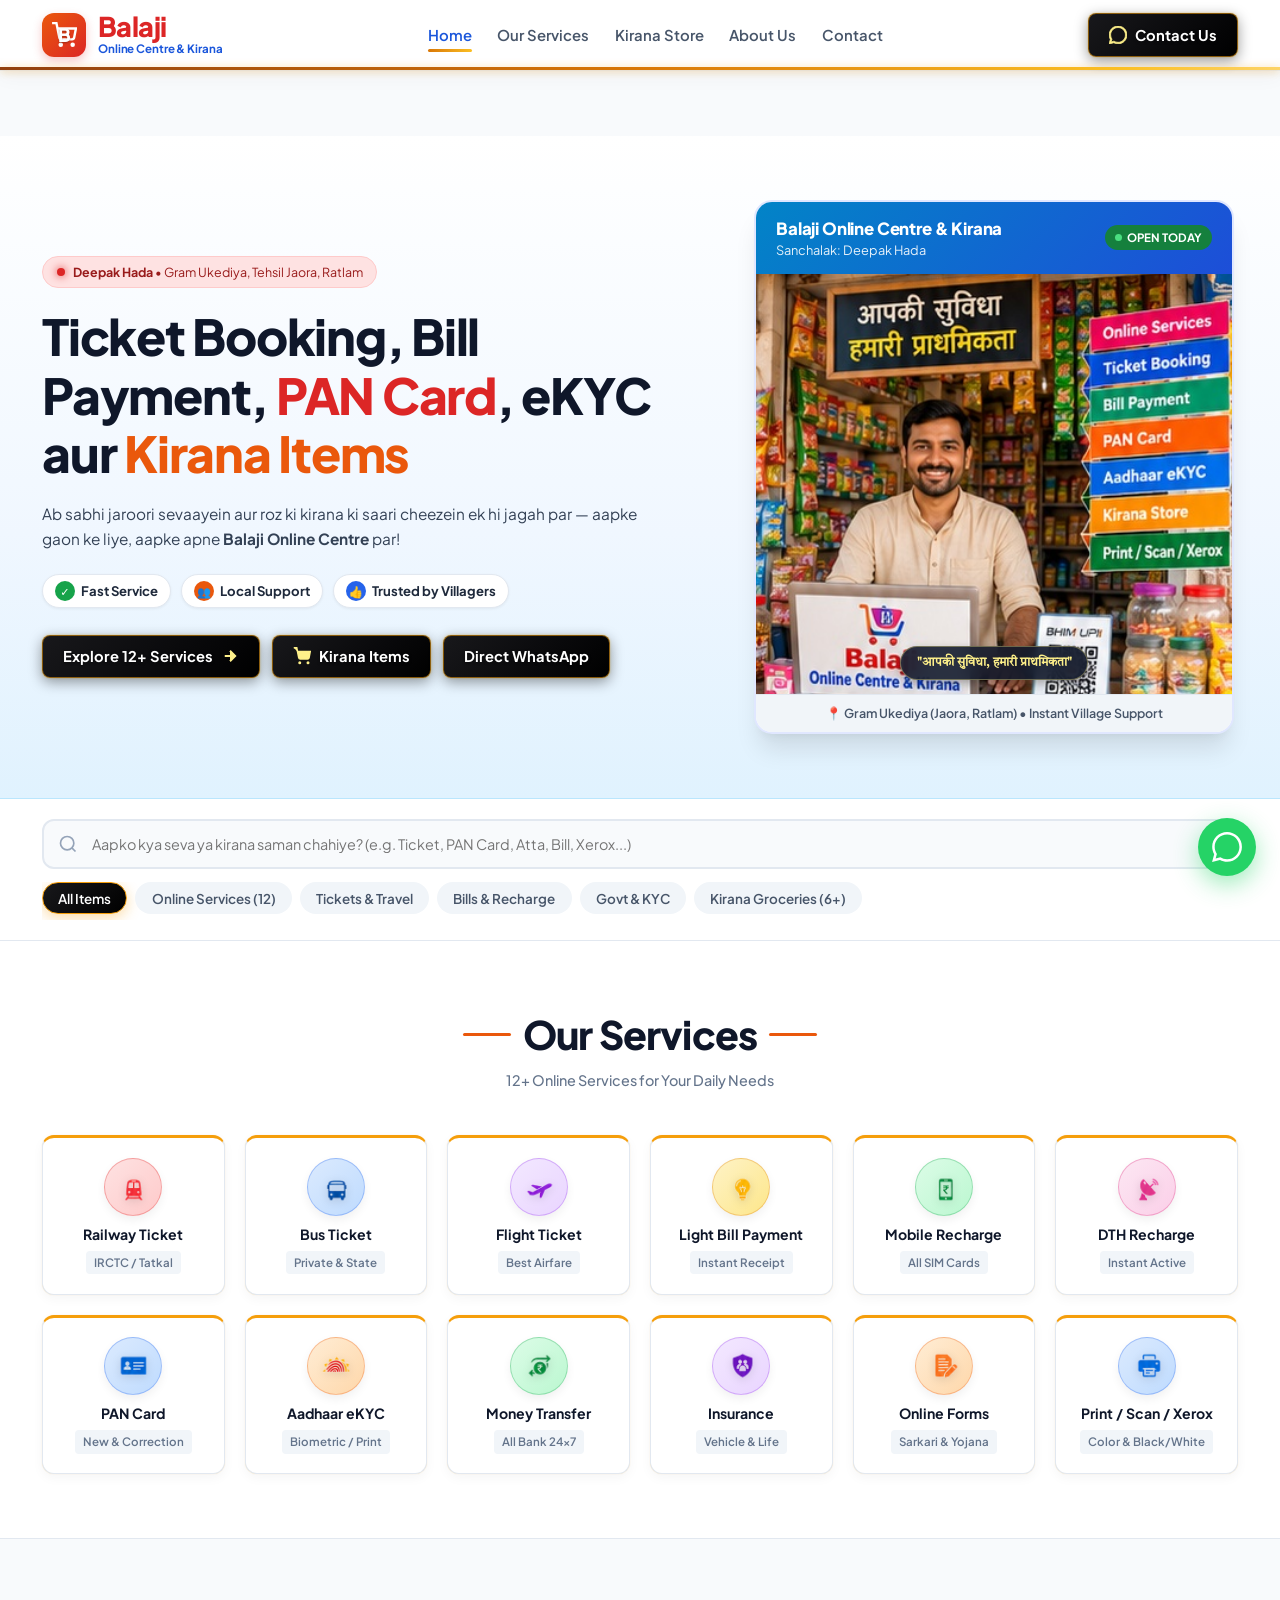
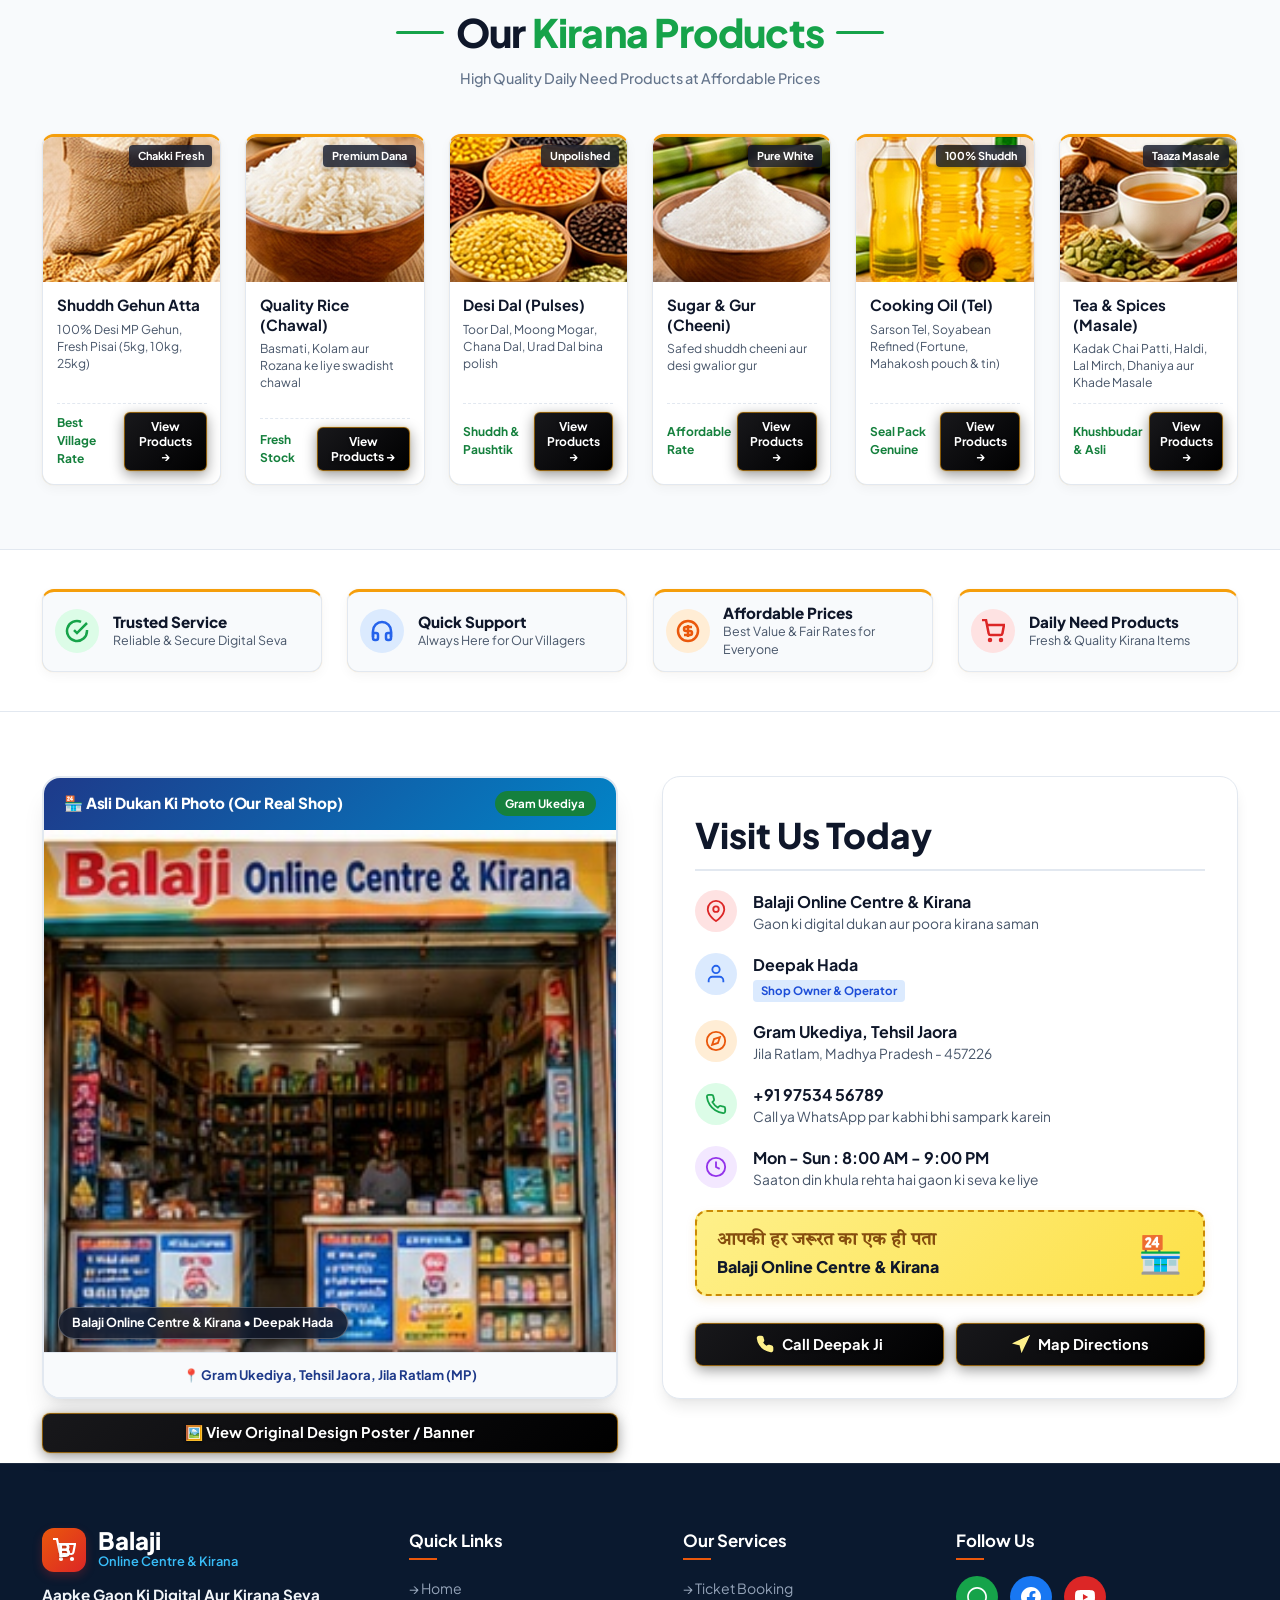
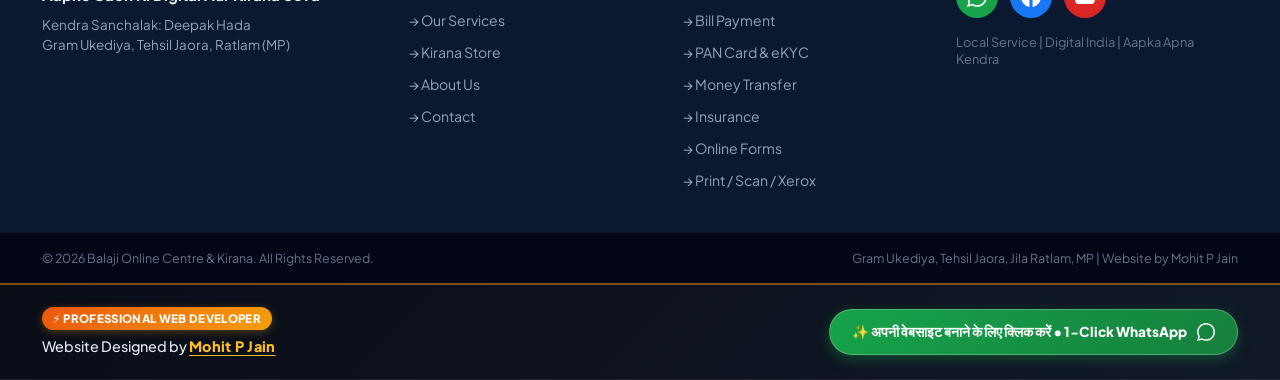
<file: index.html>
<!DOCTYPE html>
<html lang="hi">
<head>
  <meta charset="UTF-8">
  <meta name="viewport" content="width=device-width, initial-scale=1.0, maximum-scale=5.0">
  <title>Balaji Online Centre & Kirana - Deepak Hada | Gram Ukediya, Jaora, Ratlam</title>
  <meta name="description" content="Balaji Online Centre & Kirana Store - Deepak Hada, Gram Ukediya, Tehsil Jaora, Jila Ratlam (MP). Ticket Booking, Bill Payment, PAN Card, eKYC, Kirana saman aur Online Sevaayein.">
  <link rel="preconnect" href="https://fonts.googleapis.com">
  <link rel="preconnect" href="https://fonts.gstatic.com" crossorigin>
  <link href="https://fonts.googleapis.com/css2?family=Plus+Jakarta+Sans:wght@400;500;600;700;800&family=Tiro+Devanagari+Hindi:ital@0;1&display=swap" rel="stylesheet">
  <link rel="stylesheet" href="style.css">
</head>
<body>

  <!-- Main Navigation Bar -->
  <nav class="main-nav" id="navbar">
    <div class="container nav-container">
      <a href="#home" class="brand-logo" onclick="event.preventDefault(); window.scrollTo({top: 0, behavior: 'smooth'});">
        <div class="logo-icon-box">
          <svg width="26" height="26" viewBox="0 0 24 24" fill="none" stroke="currentColor" stroke-width="2.2">
            <circle cx="9" cy="21" r="1"/><circle cx="20" cy="21" r="1"/>
            <path d="M1 1h4l2.68 13.39a2 2 0 0 0 2 1.61h9.72a2 2 0 0 0 2-1.61L23 6H6"/>
          </svg>
          <span class="logo-badge-b">B</span>
        </div>
        <div class="logo-text-group">
          <span class="brand-title">Balaji</span>
          <span class="brand-subtitle">Online Centre &amp; Kirana</span>
        </div>
      </a>

      <!-- Desktop Navigation Links -->
      <div class="nav-links">
        <a href="#home" class="nav-link active">Home</a>
        <a href="#services" class="nav-link">Our Services</a>
        <a href="#kirana" class="nav-link">Kirana Store</a>
        <a href="#about" class="nav-link">About Us</a>
        <a href="#contact" class="nav-link">Contact</a>
      </div>

      <div class="nav-actions">
        <a href="https://wa.me/919753456789?text=Namaste%20Deepak%20ji,%20mujhe%20Balaji%20Online%20Centre%20se%20seva%20chahiye." target="_blank" rel="noopener noreferrer" class="btn btn-whatsapp-pill">
          <svg width="18" height="18" viewBox="0 0 24 24" fill="currentColor">
            <path d="M.057 24l1.687-6.163c-1.041-1.804-1.588-3.849-1.587-5.946.003-6.556 5.338-11.891 11.893-11.891 3.181.001 6.167 1.24 8.413 3.488 2.245 2.248 3.481 5.236 3.48 8.414-.003 6.557-5.338 11.892-11.893 11.892-1.99-.001-3.951-.5-5.688-1.448l-6.305 1.654zm6.597-3.807c1.676.995 3.276 1.591 5.392 1.592 5.448 0 9.886-4.434 9.889-9.885.002-5.462-4.415-9.89-9.881-9.892-5.452 0-9.887 4.434-9.889 9.884-.001 2.225.651 3.891 1.746 5.634l-.999 3.648 3.742-.981z"/>
          </svg>
          <span>Contact Us</span>
        </a>

        <!-- Mobile Hamburger Button -->
        <button class="mobile-toggle" id="mobileMenuBtn" aria-label="Toggle Navigation Menu">
          <span></span>
          <span></span>
          <span></span>
        </button>
      </div>
    </div>

    <!-- Mobile Drawer Menu -->
    <div class="mobile-drawer" id="mobileDrawer">
      <div class="drawer-header">
        <div class="logo-text-group">
          <span class="brand-title">Balaji</span>
          <span class="brand-subtitle">Online Centre &amp; Kirana</span>
        </div>
        <button class="drawer-close" id="drawerCloseBtn">&times;</button>
      </div>
      <div class="drawer-links">
        <a href="#home" class="drawer-link active">Home</a>
        <a href="#services" class="drawer-link">Our Services (12+)</a>
        <a href="#kirana" class="drawer-link">Kirana Store Products</a>
        <a href="#about" class="drawer-link">About Us &amp; Shop</a>
        <a href="#contact" class="drawer-link">Visit &amp; Contact</a>
      </div>
      <div class="drawer-footer">
        <a href="tel:+919753456789" class="btn btn-outline-call">
          📞 Call: +91 97534 56789
        </a>
        <a href="https://wa.me/919753456789" class="btn btn-whatsapp-full">
          💬 WhatsApp Deepak Ji
        </a>
      </div>
    </div>

    <!-- Waving Glowing Golden Line at Bottom of Navbar -->
    <div class="nav-golden-line"></div>
  </nav>

  <!-- Hero Section -->
  <main id="home" class="hero-section">
    <div class="container hero-container">
      <div class="hero-text-col">
        <!-- Village & Owner Badge -->
        <div class="owner-pill-badge">
          <span class="badge-dot"></span>
          <span><strong>Deepak Hada</strong> • Gram Ukediya, Tehsil Jaora, Ratlam</span>
        </div>

        <h1 class="hero-heading">
          Ticket Booking, Bill Payment, <span class="highlight-red">PAN Card</span>, eKYC aur <span class="highlight-orange">Kirana Items</span>
        </h1>

        <p class="hero-subtext">
          Ab sabhi jaroori sevaayein aur roz ki kirana ki saari cheezein ek hi jagah par — aapke gaon ke liye, aapke apne <strong>Balaji Online Centre</strong> par!
        </p>

        <!-- Fast Trust Badges -->
        <div class="trust-pills-row">
          <div class="trust-tag">
            <span class="tag-icon green-bg">✓</span>
            <span>Fast Service</span>
          </div>
          <div class="trust-tag">
            <span class="tag-icon orange-bg">👥</span>
            <span>Local Support</span>
          </div>
          <div class="trust-tag">
            <span class="tag-icon blue-bg">👍</span>
            <span>Trusted by Villagers</span>
          </div>
        </div>

        <!-- Quick Action CTA Buttons -->
        <div class="hero-cta-group">
          <a href="#services" class="btn btn-primary-blue">
            <span>Explore 12+ Services</span>
            <svg width="18" height="18" viewBox="0 0 24 24" fill="none" stroke="currentColor" stroke-width="2.5"><path d="M5 12h14"/><path d="m12 5 7 7-7 7"/></svg>
          </a>
          <a href="#kirana" class="btn btn-outline-orange">
            <svg width="18" height="18" viewBox="0 0 24 24" fill="none" stroke="currentColor" stroke-width="2"><circle cx="9" cy="21" r="1"/><circle cx="20" cy="21" r="1"/><path d="M1 1h4l2.68 13.39a2 2 0 0 0 2 1.61h9.72a2 2 0 0 0 2-1.61L23 6H6"/></svg>
            <span>Kirana Items</span>
          </a>
          <a href="https://wa.me/919753456789" target="_blank" class="btn btn-whatsapp-action">
            <span>Direct WhatsApp</span>
          </a>
        </div>
      </div>

      <!-- Right Column: Visual Photo Card with Deepak Hada, Banner & QR -->
      <div class="hero-visual-col">
        <div class="shop-hero-card photo-card-frame">
          <!-- Card Header Banner -->
          <div class="card-banner-top">
            <div class="card-brand">
              <span class="card-brand-title">Balaji Online Centre &amp; Kirana</span>
              <span class="card-owner">Sanchalak: Deepak Hada</span>
            </div>
            <div class="live-status-badge">
              <span class="pulse-dot"></span> OPEN TODAY
            </div>
          </div>

          <!-- Real Cropped Photo of Deepak Hada at Shop Counter -->
          <div class="hero-photo-wrapper">
            <img src="assets/hero_counter_clean.jpg" alt="Deepak Hada - Balaji Online Centre & Kirana" class="hero-main-photo" loading="eager">
            <div class="photo-overlay-badges">
              <span class="overlay-tag-slogan">"आपकी सुविधा, हमारी प्राथमिकता"</span>
            </div>
          </div>

          <!-- Bottom Card Footer Note -->
          <div class="card-footer-banner">
            <span>📍 Gram Ukediya (Jaora, Ratlam) • Instant Village Support</span>
          </div>
        </div>
      </div>
    </div>
  </main>

  <!-- Quick Filter & Live Search Bar -->
  <section class="search-filter-section">
    <div class="container">
      <div class="search-box-wrap">
        <div class="search-input-group">
          <svg class="search-icon" width="20" height="20" viewBox="0 0 24 24" fill="none" stroke="currentColor" stroke-width="2"><circle cx="11" cy="11" r="8"/><line x1="21" y1="21" x2="16.65" y2="16.65"/></svg>
          <input type="text" id="liveSearchInput" placeholder="Aapko kya seva ya kirana saman chahiye? (e.g. Ticket, PAN Card, Atta, Bill, Xerox...)" autocomplete="off">
          <button id="clearSearchBtn" class="clear-search-btn" title="Clear Search">&times;</button>
        </div>
        <div class="filter-pills" id="filterPillsContainer">
          <button class="pill-btn active" data-filter="all">All Items</button>
          <button class="pill-btn" data-filter="service">Online Services (12)</button>
          <button class="pill-btn" data-filter="tickets">Tickets &amp; Travel</button>
          <button class="pill-btn" data-filter="bills">Bills &amp; Recharge</button>
          <button class="pill-btn" data-filter="gov">Govt &amp; KYC</button>
          <button class="pill-btn" data-filter="kirana">Kirana Groceries (6+)</button>
        </div>
      </div>
    </div>
  </section>

  <!-- SECTION 1: OUR SERVICES (Small Auto-Responsive Blocks) -->
  <section id="services" class="section-services">
    <div class="container">
      <div class="section-title-wrap text-center">
        <div class="title-accent-badge">
          <span class="dash-line"></span>
          <h2 class="section-main-title">Our Services</h2>
          <span class="dash-line"></span>
        </div>
        <p class="section-subtitle">12+ Online Services for Your Daily Needs</p>
      </div>

      <!-- 12 Compact Auto-Responsive Blocks (Grid Auto-Fit) -->
      <div class="services-grid" id="servicesGrid">
        
        <!-- 1. Railway Ticket -->
        <div class="service-card block-hover" data-category="tickets service" data-title="Railway Ticket Train Tatkal" onclick="openServiceModal('Railway Ticket', 'IRCTC Rail Ticket Booking, Tatkal Ticket & PNR Status', 'assets/icon_railway.png')">
          <div class="service-icon-wrap icon-bg-red">
            <img src="assets/icon_railway.png" alt="Railway Ticket" class="service-logo-img" loading="lazy">
          </div>
          <h3 class="card-title">Railway Ticket</h3>
          <span class="service-badge">IRCTC / Tatkal</span>
        </div>

        <!-- 2. Bus Ticket -->
        <div class="service-card block-hover" data-category="tickets service" data-title="Bus Ticket Sleeper Seater" onclick="openServiceModal('Bus Ticket', 'Intercity & Sleeper Bus Seat Booking for all routes', 'assets/icon_bus.png')">
          <div class="service-icon-wrap icon-bg-blue">
            <img src="assets/icon_bus.png" alt="Bus Ticket" class="service-logo-img" loading="lazy">
          </div>
          <h3 class="card-title">Bus Ticket</h3>
          <span class="service-badge">Private &amp; State</span>
        </div>

        <!-- 3. Flight Ticket -->
        <div class="service-card block-hover" data-category="tickets service" data-title="Flight Ticket Air Airplane" onclick="openServiceModal('Flight Ticket', 'Lowest Airfare Ticket Booking for Domestic & International flights', 'assets/icon_flight.png')">
          <div class="service-icon-wrap icon-bg-purple">
            <img src="assets/icon_flight.png" alt="Flight Ticket" class="service-logo-img" loading="lazy">
          </div>
          <h3 class="card-title">Flight Ticket</h3>
          <span class="service-badge">Best Airfare</span>
        </div>

        <!-- 4. Light Bill Payment -->
        <div class="service-card block-hover" data-category="bills service" data-title="Light Bill Payment Bijli Electricity" onclick="openServiceModal('Light Bill Payment', 'Bijli Bill Payment with Instant Official Receipt (MPPKVVCL & All Boards)', 'assets/icon_light_bill.png')">
          <div class="service-icon-wrap icon-bg-yellow">
            <img src="assets/icon_light_bill.png" alt="Light Bill Payment" class="service-logo-img" loading="lazy">
          </div>
          <h3 class="card-title">Light Bill Payment</h3>
          <span class="service-badge">Instant Receipt</span>
        </div>

        <!-- 5. Mobile Recharge -->
        <div class="service-card block-hover" data-category="bills service" data-title="Mobile Recharge Jio Airtel BSNL Vi" onclick="openServiceModal('Mobile Recharge', 'All Networks: Jio, Airtel, Vi, BSNL Special Recharge Offers', 'assets/icon_mobile_recharge.png')">
          <div class="service-icon-wrap icon-bg-green">
            <img src="assets/icon_mobile_recharge.png" alt="Mobile Recharge" class="service-logo-img" loading="lazy">
          </div>
          <h3 class="card-title">Mobile Recharge</h3>
          <span class="service-badge">All SIM Cards</span>
        </div>

        <!-- 6. DTH Recharge -->
        <div class="service-card block-hover" data-category="bills service" data-title="DTH Recharge Tata Play Dish TV Airtel" onclick="openServiceModal('DTH Recharge', 'Tata Play, Dish TV, Airtel DTH, Videocon D2H Instant Packs', 'assets/icon_dth_recharge.png')">
          <div class="service-icon-wrap icon-bg-pink">
            <img src="assets/icon_dth_recharge.png" alt="DTH Recharge" class="service-logo-img" loading="lazy">
          </div>
          <h3 class="card-title">DTH Recharge</h3>
          <span class="service-badge">Instant Active</span>
        </div>

        <!-- 7. PAN Card -->
        <div class="service-card block-hover" data-category="gov service" data-title="PAN Card NSDL UTI New Correction" onclick="openServiceModal('PAN Card', 'New PAN Card Application, Name/DOB Correction & e-PAN in 3 days', 'assets/icon_pan_card.png')">
          <div class="service-icon-wrap icon-bg-blue">
            <img src="assets/icon_pan_card.png" alt="PAN Card" class="service-logo-img" loading="lazy">
          </div>
          <h3 class="card-title">PAN Card</h3>
          <span class="service-badge">New &amp; Correction</span>
        </div>

        <!-- 8. Aadhaar eKYC -->
        <div class="service-card block-hover" data-category="gov service" data-title="Aadhaar eKYC Verification Print Update" onclick="openServiceModal('Aadhaar eKYC', 'Aadhaar Biometric Verification, PVC Card Print, Address & mobile guidance', 'assets/icon_aadhaar.png')">
          <div class="service-icon-wrap icon-bg-orange">
            <img src="assets/icon_aadhaar.png" alt="Aadhaar eKYC" class="service-logo-img" loading="lazy">
          </div>
          <h3 class="card-title">Aadhaar eKYC</h3>
          <span class="service-badge">Biometric / Print</span>
        </div>

        <!-- 9. Money Transfer -->
        <div class="service-card block-hover" data-category="bills service" data-title="Money Transfer DMT Bank Account Cash Deposit" onclick="openServiceModal('Money Transfer', 'Domestic Money Transfer 24x7 to any bank account in India instantly', 'assets/icon_money_transfer.png')">
          <div class="service-icon-wrap icon-bg-green">
            <img src="assets/icon_money_transfer.png" alt="Money Transfer" class="service-logo-img" loading="lazy">
          </div>
          <h3 class="card-title">Money Transfer</h3>
          <span class="service-badge">All Bank 24x7</span>
        </div>

        <!-- 10. Insurance -->
        <div class="service-card block-hover" data-category="gov service" data-title="Insurance Bike Car PMJJBY PMSBY Health" onclick="openServiceModal('Insurance', 'Two-wheeler, Car, PMJJBY, PMSBY & Personal Health Insurance', 'assets/icon_insurance.png')">
          <div class="service-icon-wrap icon-bg-purple">
            <img src="assets/icon_insurance.png" alt="Insurance" class="service-logo-img" loading="lazy">
          </div>
          <h3 class="card-title">Insurance</h3>
          <span class="service-badge">Vehicle &amp; Life</span>
        </div>

        <!-- 11. Online Forms -->
        <div class="service-card block-hover" data-category="gov service" data-title="Online Forms Sarkari Vacancy Ladli Behna Samagra" onclick="openServiceModal('Online Forms', 'Govt Job Forms, Ladli Behna Yojana, Samagra ID, Ration Card & College Admission', 'assets/icon_online_forms.png')">
          <div class="service-icon-wrap icon-bg-orange">
            <img src="assets/icon_online_forms.png" alt="Online Forms" class="service-logo-img" loading="lazy">
          </div>
          <h3 class="card-title">Online Forms</h3>
          <span class="service-badge">Sarkari &amp; Yojana</span>
        </div>

        <!-- 12. Print / Scan / Xerox -->
        <div class="service-card block-hover" data-category="service" data-title="Print Scan Xerox Photo Copy Lamination" onclick="openServiceModal('Print / Scan / Xerox', 'High Quality Color Print, Photo Copy, Lamination & Document Scanning', 'assets/icon_print_xerox.png')">
          <div class="service-icon-wrap icon-bg-blue">
            <img src="assets/icon_print_xerox.png" alt="Print / Scan / Xerox" class="service-logo-img" loading="lazy">
          </div>
          <h3 class="card-title">Print / Scan / Xerox</h3>
          <span class="service-badge">Color &amp; Black/White</span>
        </div>

      </div>
    </div>
  </section>

  <!-- SECTION 2: OUR KIRANA PRODUCTS (Clean Block Cards) -->
  <section id="kirana" class="section-kirana">
    <div class="container">
      <div class="section-title-wrap text-center">
        <div class="title-accent-badge">
          <span class="dash-line orange-line"></span>
          <h2 class="section-main-title">Our <span class="highlight-green">Kirana Products</span></h2>
          <span class="dash-line orange-line"></span>
        </div>
        <p class="section-subtitle">High Quality Daily Need Products at Affordable Prices</p>
      </div>

      <!-- Kirana Product Grid: Auto-Fit responsive blocks -->
      <div class="kirana-grid" id="kiranaGrid">

        <!-- 1. Atta -->
        <div class="product-card block-hover" data-category="kirana" data-title="Atta Gehun Flour">
          <div class="product-image-wrap">
            <img src="assets/product_atta.jpg" alt="Shuddh Gehun Atta" class="product-photo" loading="lazy">
            <span class="product-tag-pill">Chakki Fresh</span>
          </div>
          <div class="product-info">
            <h3 class="product-name">Shuddh Gehun Atta</h3>
            <p class="product-desc">100% Desi MP Gehun, Fresh Pisai (5kg, 10kg, 25kg)</p>
            <div class="product-footer">
              <span class="price-estimate">Best Village Rate</span>
              <button class="btn-product-action" onclick="orderKiranaItem('Shuddh Gehun Atta')">
                <span>View Products &rarr;</span>
              </button>
            </div>
          </div>
        </div>

        <!-- 2. Rice -->
        <div class="product-card block-hover" data-category="kirana" data-title="Rice Chawal Basmati">
          <div class="product-image-wrap">
            <img src="assets/product_rice.jpg" alt="Quality Rice (Chawal)" class="product-photo" loading="lazy">
            <span class="product-tag-pill">Premium Dana</span>
          </div>
          <div class="product-info">
            <h3 class="product-name">Quality Rice (Chawal)</h3>
            <p class="product-desc">Basmati, Kolam aur Rozana ke liye swadisht chawal</p>
            <div class="product-footer">
              <span class="price-estimate">Fresh Stock</span>
              <button class="btn-product-action" onclick="orderKiranaItem('Quality Rice (Chawal)')">
                <span>View Products &rarr;</span>
              </button>
            </div>
          </div>
        </div>

        <!-- 3. Dal -->
        <div class="product-card block-hover" data-category="kirana" data-title="Dal Pulses Toor Moong Chana">
          <div class="product-image-wrap">
            <img src="assets/product_dal.jpg" alt="Desi Dal (Pulses)" class="product-photo" loading="lazy">
            <span class="product-tag-pill">Unpolished</span>
          </div>
          <div class="product-info">
            <h3 class="product-name">Desi Dal (Pulses)</h3>
            <p class="product-desc">Toor Dal, Moong Mogar, Chana Dal, Urad Dal bina polish</p>
            <div class="product-footer">
              <span class="price-estimate">Shuddh &amp; Paushtik</span>
              <button class="btn-product-action" onclick="orderKiranaItem('Desi Dal (Pulses)')">
                <span>View Products &rarr;</span>
              </button>
            </div>
          </div>
        </div>

        <!-- 4. Sugar -->
        <div class="product-card block-hover" data-category="kirana" data-title="Sugar Cheeni Gur Khand">
          <div class="product-image-wrap">
            <img src="assets/product_sugar.jpg" alt="Sugar & Gur (Cheeni)" class="product-photo" loading="lazy">
            <span class="product-tag-pill">Pure White</span>
          </div>
          <div class="product-info">
            <h3 class="product-name">Sugar &amp; Gur (Cheeni)</h3>
            <p class="product-desc">Safed shuddh cheeni aur desi gwalior gur</p>
            <div class="product-footer">
              <span class="price-estimate">Affordable Rate</span>
              <button class="btn-product-action" onclick="orderKiranaItem('Sugar & Gur (Cheeni)')">
                <span>View Products &rarr;</span>
              </button>
            </div>
          </div>
        </div>

        <!-- 5. Oil -->
        <div class="product-card block-hover" data-category="kirana" data-title="Oil Tel Mustard Refined Fortune">
          <div class="product-image-wrap">
            <img src="assets/product_oil.jpg" alt="Cooking Oil (Tel)" class="product-photo" loading="lazy">
            <span class="product-tag-pill">100% Shuddh</span>
          </div>
          <div class="product-info">
            <h3 class="product-name">Cooking Oil (Tel)</h3>
            <p class="product-desc">Sarson Tel, Soyabean Refined (Fortune, Mahakosh pouch &amp; tin)</p>
            <div class="product-footer">
              <span class="price-estimate">Seal Pack Genuine</span>
              <button class="btn-product-action" onclick="orderKiranaItem('Cooking Oil (Tel)')">
                <span>View Products &rarr;</span>
              </button>
            </div>
          </div>
        </div>

        <!-- 6. Tea / Spices -->
        <div class="product-card block-hover" data-category="kirana" data-title="Tea Spices Chai Masale Haldi Mirch">
          <div class="product-image-wrap">
            <img src="assets/product_tea_spices.jpg" alt="Tea & Spices (Masale)" class="product-photo" loading="lazy">
            <span class="product-tag-pill">Taaza Masale</span>
          </div>
          <div class="product-info">
            <h3 class="product-name">Tea &amp; Spices (Masale)</h3>
            <p class="product-desc">Kadak Chai Patti, Haldi, Lal Mirch, Dhaniya aur Khade Masale</p>
            <div class="product-footer">
              <span class="price-estimate">Khushbudar &amp; Asli</span>
              <button class="btn-product-action" onclick="orderKiranaItem('Tea & Spices (Masale)')">
                <span>View Products &rarr;</span>
              </button>
            </div>
          </div>
        </div>

      </div>
    </div>
  </section>

  <!-- 4 Feature Trust Blocks -->
  <section class="trust-features-bar">
    <div class="container features-container">
      <div class="feature-box">
        <div class="f-icon green-icon">
          <svg width="24" height="24" viewBox="0 0 24 24" fill="none" stroke="currentColor" stroke-width="2.5"><path d="M22 11.08V12a10 10 0 1 1-5.93-9.14"/><polyline points="22 4 12 14.01 9 11.01"/></svg>
        </div>
        <div class="f-text">
          <h4>Trusted Service</h4>
          <p>Reliable &amp; Secure Digital Seva</p>
        </div>
      </div>

      <div class="feature-box">
        <div class="f-icon blue-icon">
          <svg width="24" height="24" viewBox="0 0 24 24" fill="none" stroke="currentColor" stroke-width="2.5"><path d="M3 18v-6a9 9 0 0 1 18 0v6"/><path d="M21 19a2 2 0 0 1-2 2h-1a2 2 0 0 1-2-2v-3a2 2 0 0 1 2-2h3zM3 19a2 2 0 0 0 2 2h1a2 2 0 0 0 2-2v-3a2 2 0 0 0-2-2H3z"/></svg>
        </div>
        <div class="f-text">
          <h4>Quick Support</h4>
          <p>Always Here for Our Villagers</p>
        </div>
      </div>

      <div class="feature-box">
        <div class="f-icon orange-icon">
          <svg width="24" height="24" viewBox="0 0 24 24" fill="none" stroke="currentColor" stroke-width="2.5"><circle cx="12" cy="12" r="10"/><path d="M16 8h-6a2 2 0 1 0 0 4h4a2 2 0 1 1 0 4H8"/><path d="M12 18V6"/></svg>
        </div>
        <div class="f-text">
          <h4>Affordable Prices</h4>
          <p>Best Value &amp; Fair Rates for Everyone</p>
        </div>
      </div>

      <div class="feature-box">
        <div class="f-icon red-icon">
          <svg width="24" height="24" viewBox="0 0 24 24" fill="none" stroke="currentColor" stroke-width="2.5"><circle cx="9" cy="21" r="1"/><circle cx="20" cy="21" r="1"/><path d="M1 1h4l2.68 13.39a2 2 0 0 0 2 1.61h9.72a2 2 0 0 0 2-1.61L23 6H6"/></svg>
        </div>
        <div class="f-text">
          <h4>Daily Need Products</h4>
          <p>Fresh &amp; Quality Kirana Items</p>
        </div>
      </div>
    </div>
  </section>

  <!-- SECTION 3: VISIT US TODAY & SHOP BOARD SHOWCASE -->
  <section id="about" class="section-visit-us">
    <div class="container visit-container">
      
      <!-- Left: Real Shop Front Photo Card -->
      <div class="shop-board-column">
        <div class="real-shop-photo-card">
          <div class="shop-photo-header">
            <span class="shop-photo-title">🏪 Asli Dukan Ki Photo (Our Real Shop)</span>
            <span class="shop-status-pill">Gram Ukediya</span>
          </div>
          <div class="shop-front-img-wrap">
            <img src="assets/shop_front_clean.jpg" alt="Balaji Online Centre & Kirana Shop Front - Gram Ukediya" class="shop-front-img" loading="lazy">
            <div class="shop-img-caption">
              <span>Balaji Online Centre &amp; Kirana • Deepak Hada</span>
            </div>
          </div>
          <div class="shop-photo-footer">
            <p>📍 Gram Ukediya, Tehsil Jaora, Jila Ratlam (MP)</p>
          </div>
        </div>

        <div class="shop-poster-trigger-row" style="margin-top: 0.85rem; text-align: center;">
          <button class="btn btn-outline-call" onclick="openModal('posterModal')" style="width: 100%; border-radius: 8px; font-weight: 700; background: #ffffff; border: 1.5px solid #cbd5e1; box-shadow: var(--shadow-sm);">
            🖼️ View Original Design Poster / Banner
          </button>
        </div>
      </div>

      <!-- Right: Contact Information & Address -->
      <div class="visit-info-column" id="contact">
        <div class="visit-info-card">
          <h2 class="visit-title">Visit Us Today</h2>

          <div class="info-item">
            <div class="item-icon-box red-icon">
              <svg width="22" height="22" viewBox="0 0 24 24" fill="none" stroke="currentColor" stroke-width="2"><path d="M21 10c0 7-9 13-9 13s-9-6-9-13a9 9 0 0 1 18 0z"/><circle cx="12" cy="10" r="3"/></svg>
            </div>
            <div class="item-details">
              <strong>Balaji Online Centre &amp; Kirana</strong>
              <p>Gaon ki digital dukan aur poora kirana saman</p>
            </div>
          </div>

          <div class="info-item">
            <div class="item-icon-box blue-icon">
              <svg width="22" height="22" viewBox="0 0 24 24" fill="none" stroke="currentColor" stroke-width="2"><path d="M20 21v-2a4 4 0 0 0-4-4H8a4 4 0 0 0-4 4v2"/><circle cx="12" cy="7" r="4"/></svg>
            </div>
            <div class="item-details">
              <strong>Deepak Hada</strong>
              <span class="role-tag">Shop Owner &amp; Operator</span>
            </div>
          </div>

          <div class="info-item">
            <div class="item-icon-box orange-icon">
              <svg width="22" height="22" viewBox="0 0 24 24" fill="none" stroke="currentColor" stroke-width="2"><circle cx="12" cy="12" r="10"/><polygon points="16.24 7.76 14.12 14.12 7.76 16.24 9.88 9.88 16.24 7.76"/></svg>
            </div>
            <div class="item-details">
              <strong>Gram Ukediya, Tehsil Jaora</strong>
              <p>Jila Ratlam, Madhya Pradesh - 457226</p>
            </div>
          </div>

          <div class="info-item">
            <div class="item-icon-box green-icon">
              <svg width="22" height="22" viewBox="0 0 24 24" fill="none" stroke="currentColor" stroke-width="2"><path d="M22 16.92v3a2 2 0 0 1-2.18 2 19.79 19.79 0 0 1-8.63-3.07 19.5 19.5 0 0 1-6-6 19.79 19.79 0 0 1-3.07-8.67A2 2 0 0 1 4.11 2h3a2 2 0 0 1 2 1.72 12.84 12.84 0 0 0 .7 2.81 2 2 0 0 1-.45 2.11L8.09 9.91a16 16 0 0 0 6 6l1.27-1.27a2 2 0 0 1 2.11-.45 12.84 12.84 0 0 0 2.81.7A2 2 0 0 1 22 16.92z"/></svg>
            </div>
            <div class="item-details">
              <strong>+91 97534 56789</strong>
              <p>Call ya WhatsApp par kabhi bhi sampark karein</p>
            </div>
          </div>

          <div class="info-item">
            <div class="item-icon-box purple-icon">
              <svg width="22" height="22" viewBox="0 0 24 24" fill="none" stroke="currentColor" stroke-width="2"><circle cx="12" cy="12" r="10"/><polyline points="12 6 12 12 16 14"/></svg>
            </div>
            <div class="item-details">
              <strong>Mon - Sun : 8:00 AM - 9:00 PM</strong>
              <p>Saaton din khula rehta hai gaon ki seva ke liye</p>
            </div>
          </div>

          <!-- Highlight Hindi Callout Box from Image -->
          <div class="yellow-highlight-stamp">
            <div class="stamp-text">
              <span class="stamp-lead">आपकी हर जरूरत का एक ही पता</span>
              <strong class="stamp-brand">Balaji Online Centre &amp; Kirana</strong>
            </div>
            <div class="stamp-kendra-icon">🏪</div>
          </div>

          <!-- Quick Action Buttons -->
          <div class="visit-action-buttons">
            <a href="tel:+919753456789" class="btn btn-call-primary">
              <svg width="18" height="18" viewBox="0 0 24 24" fill="none" stroke="currentColor" stroke-width="2.2"><path d="M22 16.92v3a2 2 0 0 1-2.18 2 19.79 19.79 0 0 1-8.63-3.07 19.5 19.5 0 0 1-6-6 19.79 19.79 0 0 1-3.07-8.67A2 2 0 0 1 4.11 2h3a2 2 0 0 1 2 1.72 12.84 12.84 0 0 0 .7 2.81 2 2 0 0 1-.45 2.11L8.09 9.91a16 16 0 0 0 6 6l1.27-1.27a2 2 0 0 1 2.11-.45 12.84 12.84 0 0 0 2.81.7A2 2 0 0 1 22 16.92z"/></svg>
              <span>Call Deepak Ji</span>
            </a>
            <a href="https://maps.google.com/?q=Ukediya,Jaora,Ratlam" target="_blank" class="btn btn-directions">
              <svg width="18" height="18" viewBox="0 0 24 24" fill="none" stroke="currentColor" stroke-width="2.2"><polygon points="3 11 22 2 13 21 11 13 3 11"/></svg>
              <span>Map Directions</span>
            </a>
          </div>

        </div>
      </div>

    </div>
  </section>

  <!-- Modern Footer -->
  <footer class="site-footer">
    <div class="container footer-container">
      
      <!-- Brand & Mission Column -->
      <div class="footer-col brand-col">
        <div class="footer-brand">
          <div class="logo-icon-box">
            <svg width="24" height="24" viewBox="0 0 24 24" fill="none" stroke="currentColor" stroke-width="2.2">
              <circle cx="9" cy="21" r="1"/><circle cx="20" cy="21" r="1"/>
              <path d="M1 1h4l2.68 13.39a2 2 0 0 0 2 1.61h9.72a2 2 0 0 0 2-1.61L23 6H6"/>
            </svg>
            <span class="logo-badge-b">B</span>
          </div>
          <div class="footer-brand-title">
            <span>Balaji</span>
            <small>Online Centre &amp; Kirana</small>
          </div>
        </div>
        <p class="footer-tagline">Aapke Gaon Ki Digital Aur Kirana Seva</p>
        <p class="footer-mission-sub">Kendra Sanchalak: Deepak Hada<br>Gram Ukediya, Tehsil Jaora, Ratlam (MP)</p>
      </div>

      <!-- Quick Links -->
      <div class="footer-col">
        <h4 class="footer-heading">Quick Links</h4>
        <ul class="footer-links">
          <li><a href="#home">&rarr; Home</a></li>
          <li><a href="#services">&rarr; Our Services</a></li>
          <li><a href="#kirana">&rarr; Kirana Store</a></li>
          <li><a href="#about">&rarr; About Us</a></li>
          <li><a href="#contact">&rarr; Contact</a></li>
        </ul>
      </div>

      <!-- Services Links -->
      <div class="footer-col">
        <h4 class="footer-heading">Our Services</h4>
        <ul class="footer-links">
          <li><a href="#services">&rarr; Ticket Booking</a></li>
          <li><a href="#services">&rarr; Bill Payment</a></li>
          <li><a href="#services">&rarr; PAN Card &amp; eKYC</a></li>
          <li><a href="#services">&rarr; Money Transfer</a></li>
          <li><a href="#services">&rarr; Insurance</a></li>
          <li><a href="#services">&rarr; Online Forms</a></li>
          <li><a href="#services">&rarr; Print / Scan / Xerox</a></li>
        </ul>
      </div>

      <!-- Follow & Social -->
      <div class="footer-col social-col">
        <h4 class="footer-heading">Follow Us</h4>
        <div class="social-icons-group">
          <!-- WhatsApp Icon -->
          <a href="https://wa.me/919753456789" target="_blank" class="social-btn s-wa" title="WhatsApp">
            <svg width="20" height="20" viewBox="0 0 24 24" fill="currentColor"><path d="M.057 24l1.687-6.163c-1.041-1.804-1.588-3.849-1.587-5.946.003-6.556 5.338-11.891 11.893-11.891 3.181.001 6.167 1.24 8.413 3.488 2.245 2.248 3.481 5.236 3.48 8.414-.003 6.557-5.338 11.892-11.893 11.892-1.99-.001-3.951-.5-5.688-1.448l-6.305 1.654zm6.597-3.807c1.676.995 3.276 1.591 5.392 1.592 5.448 0 9.886-4.434 9.889-9.885.002-5.462-4.415-9.89-9.881-9.892-5.452 0-9.887 4.434-9.889 9.884-.001 2.225.651 3.891 1.746 5.634l-.999 3.648 3.742-.981z"/></svg>
          </a>
          <!-- Facebook Icon -->
          <a href="#" class="social-btn s-fb" title="Facebook">
            <svg width="20" height="20" viewBox="0 0 24 24" fill="currentColor"><path d="M24 12.073c0-6.627-5.373-12-12-12s-12 5.373-12 12c0 5.99 4.388 10.954 10.125 11.854v-8.385H7.078v-3.47h3.047V9.43c0-3.007 1.792-4.669 4.533-4.669 1.312 0 2.686.235 2.686.235v2.953H15.83c-1.491 0-1.956.925-1.956 1.874v2.25h3.328l-.532 3.47h-2.796v8.385C19.612 23.027 24 18.062 24 12.073z"/></svg>
          </a>
          <!-- YouTube Icon -->
          <a href="#" class="social-btn s-yt" title="YouTube">
            <svg width="20" height="20" viewBox="0 0 24 24" fill="currentColor"><path d="M23.498 6.186a3.016 3.016 0 0 0-2.122-2.136C19.505 3.545 12 3.545 12 3.545s-7.505 0-9.377.505A3.017 3.017 0 0 0 .502 6.186C0 8.07 0 12 0 12s0 3.93.502 5.814a3.016 3.016 0 0 0 2.122 2.136c1.871.505 9.376.505 9.376.505s7.505 0 9.377-.505a3.015 3.015 0 0 0 2.122-2.136C24 15.93 24 12 24 12s0-3.93-.502-5.814zM9.545 15.568V8.432L15.818 12l-6.273 3.568z"/></svg>
          </a>
        </div>
        <p class="community-tags">Local Service | Digital India | Aapka Apna Kendra</p>
      </div>

    </div>

    <!-- Copyright Bottom Line -->
    <div class="footer-bottom-line">
      <div class="container footer-subtext-row">
        <span>&copy; 2026 Balaji Online Centre &amp; Kirana. All Rights Reserved.</span>
        <span>Gram Ukediya, Tehsil Jaora, Jila Ratlam, MP | Website by Mohit P Jain</span>
      </div>
    </div>

    <!-- Creator Promotion Strip (Mohit P Jain) - At the Absolute Bottom -->
    <div class="creator-promo-strip">
      <div class="container creator-promo-container">
        <div class="creator-left">
          <span class="creator-badge">⚡ Professional Web Developer</span>
          <p class="creator-tagline">
            Website Designed by <a href="https://wa.me/916263879076?text=Namaste%20Mohit%20Ji,%20mujhe%20apne%20business%20ke%20liye%20aisi%20hi%20shandar%20website%20banwani%20hai.%20Kripya%20details%20aur%20charges%20batayein." target="_blank" rel="noopener noreferrer" class="creator-name" title="Click to WhatsApp Mohit P Jain">Mohit P Jain</a>
          </p>
        </div>
        <div class="creator-right">
          <a href="https://wa.me/916263879076?text=Namaste%20Mohit%20Ji,%20mujhe%20apne%20business%20ke%20liye%20aisi%20hi%20shandar%20website%20banwani%20hai.%20Kripya%20details%20aur%20charges%20batayein." target="_blank" rel="noopener noreferrer" class="btn-creator-action" title="1-Click WhatsApp">
            <span>✨ अपनी वेबसाइट बनाने के लिए क्लिक करें &bull; 1-Click WhatsApp</span>
            <svg width="18" height="18" viewBox="0 0 24 24" fill="currentColor"><path d="M.057 24l1.687-6.163c-1.041-1.804-1.588-3.849-1.587-5.946.003-6.556 5.338-11.891 11.893-11.891 3.181.001 6.167 1.24 8.413 3.488 2.245 2.248 3.481 5.236 3.48 8.414-.003 6.557-5.338 11.892-11.893 11.892-1.99-.001-3.951-.5-5.688-1.448l-6.305 1.654zm6.597-3.807c1.676.995 3.276 1.591 5.392 1.592 5.448 0 9.886-4.434 9.889-9.885.002-5.462-4.415-9.89-9.881-9.892-5.452 0-9.887 4.434-9.889 9.884-.001 2.225.651 3.891 1.746 5.634l-.999 3.648 3.742-.981z"/></svg>
          </a>
        </div>
      </div>
    </div>
  </footer>

  <!-- Floating Mobile WhatsApp Quick Button -->
  <a href="https://wa.me/919753456789?text=Namaste%20Deepak%20Bhaiya,%20mujhe%20seva%20chahiye" target="_blank" rel="noopener noreferrer" class="floating-whatsapp-btn" title="Direct WhatsApp Deepak Hada">
    <svg width="30" height="30" viewBox="0 0 24 24" fill="currentColor"><path d="M.057 24l1.687-6.163c-1.041-1.804-1.588-3.849-1.587-5.946.003-6.556 5.338-11.891 11.893-11.891 3.181.001 6.167 1.24 8.413 3.488 2.245 2.248 3.481 5.236 3.48 8.414-.003 6.557-5.338 11.892-11.893 11.892-1.99-.001-3.951-.5-5.688-1.448l-6.305 1.654zm6.597-3.807c1.676.995 3.276 1.591 5.392 1.592 5.448 0 9.886-4.434 9.889-9.885.002-5.462-4.415-9.89-9.881-9.892-5.452 0-9.887 4.434-9.889 9.884-.001 2.225.651 3.891 1.746 5.634l-.999 3.648 3.742-.981z"/></svg>
    <span class="floating-tip">WhatsApp</span>
  </a>

  <!-- MODAL: Service Booking / Inquiry -->
  <div class="modal-backdrop" id="serviceModal">
    <div class="modal-dialog">
      <button class="modal-close" onclick="closeModal('serviceModal')">&times;</button>
      <div class="modal-header">
        <span class="modal-icon-badge" id="modalIcon">⚡</span>
        <div>
          <h3 class="modal-title" id="modalServiceName">Service Name</h3>
          <p class="modal-subtitle" id="modalServiceDesc">Service Description Details</p>
        </div>
      </div>
      <div class="modal-body">
        <form id="serviceInquiryForm" onsubmit="handleInquirySubmit(event)">
          <div class="form-group">
            <label for="custName">Aapka Naam (Your Name):</label>
            <input type="text" id="custName" placeholder="Jaise: Ramesh Kumar" required>
          </div>
          <div class="form-group">
            <label for="custPhone">Mobile Number:</label>
            <input type="tel" id="custPhone" placeholder="10 digit mobile number" pattern="[0-9]{10}" required>
          </div>
          <div class="form-group">
            <label for="custDetails">Kya Jankari / Seva Chahiye?</label>
            <textarea id="custDetails" rows="3" placeholder="Apni jarurat yahan likhein ya direct WhatsApp par message bhejein..."></textarea>
          </div>
          <div class="modal-action-buttons">
            <button type="submit" class="btn btn-whatsapp-full">
              <span>Send on WhatsApp</span>
              <svg width="18" height="18" viewBox="0 0 24 24" fill="currentColor"><path d="M.057 24l1.687-6.163c-1.041-1.804-1.588-3.849-1.587-5.946.003-6.556 5.338-11.891 11.893-11.891 3.181.001 6.167 1.24 8.413 3.488 2.245 2.248 3.481 5.236 3.48 8.414-.003 6.557-5.338 11.892-11.893 11.892-1.99-.001-3.951-.5-5.688-1.448l-6.305 1.654zm6.597-3.807c1.676.995 3.276 1.591 5.392 1.592 5.448 0 9.886-4.434 9.889-9.885.002-5.462-4.415-9.89-9.881-9.892-5.452 0-9.887 4.434-9.889 9.884-.001 2.225.651 3.891 1.746 5.634l-.999 3.648 3.742-.981z"/></svg>
            </button>
            <a href="tel:+919753456789" class="btn btn-outline-call">
              Direct Call Deepak Ji
            </a>
          </div>
        </form>
      </div>
    </div>
  </div>

  <!-- MODAL: QR Code Modal -->
  <div class="modal-backdrop" id="qrModal">
    <div class="modal-dialog qr-modal-dialog">
      <button class="modal-close" onclick="closeModal('qrModal')">&times;</button>
      <div class="text-center">
        <h3 class="modal-title">BHIM UPI QR Code</h3>
        <p class="modal-subtitle">Balaji Online Centre &amp; Kirana</p>
        <div class="large-qr-card">
          <img src="assets/qr_standee_card.jpg" alt="BHIM UPI QR Standee" style="width: 150px; height: auto; border-radius: 8px; box-shadow: var(--shadow-sm); margin-bottom: 0.5rem; display: block; margin-inline: auto;">
          <div class="qr-brand-tag">Deepak Hada | Gram Ukediya</div>
          <p class="qr-note">Scan with Google Pay, PhonePe, Paytm or BHIM UPI</p>
        </div>
        <a href="tel:+919753456789" class="btn btn-call-primary" style="margin-top: 1rem; width: 100%;">
          Call: +91 97534 56789
        </a>
      </div>
    </div>
  </div>

  <!-- MODAL: Full Poster Preview Modal -->
  <div class="modal-backdrop" id="posterModal">
    <div class="modal-dialog" style="max-width: 680px; max-height: 90vh; overflow-y: auto; text-align: center;">
      <button class="modal-close" onclick="closeModal('posterModal')">&times;</button>
      <h3 class="modal-title" style="margin-bottom: 0.5rem;">Original Poster Design</h3>
      <p class="modal-subtitle" style="margin-bottom: 1rem;">Balaji Online Centre &amp; Kirana - Gram Ukediya, Jaora, Ratlam</p>
      <div style="border-radius: 12px; overflow: hidden; border: 2px solid #e2e8f0; box-shadow: var(--shadow-md);">
        <img src="poster-preview.png" alt="Balaji Online Centre & Kirana Original Banner" style="width: 100%; height: auto; display: block;">
      </div>
      <div style="margin-top: 1rem; display: flex; gap: 0.5rem; justify-content: center;">
        <a href="tel:+919753456789" class="btn btn-call-primary">Call Deepak Ji</a>
        <a href="https://wa.me/919753456789" target="_blank" class="btn btn-whatsapp-action">Direct WhatsApp</a>
      </div>
    </div>
  </div>

  <!-- Toast Notification Container -->
  <div class="toast-container" id="toastContainer"></div>

  <script src="app.js"></script>
</body>
</html>
</file>
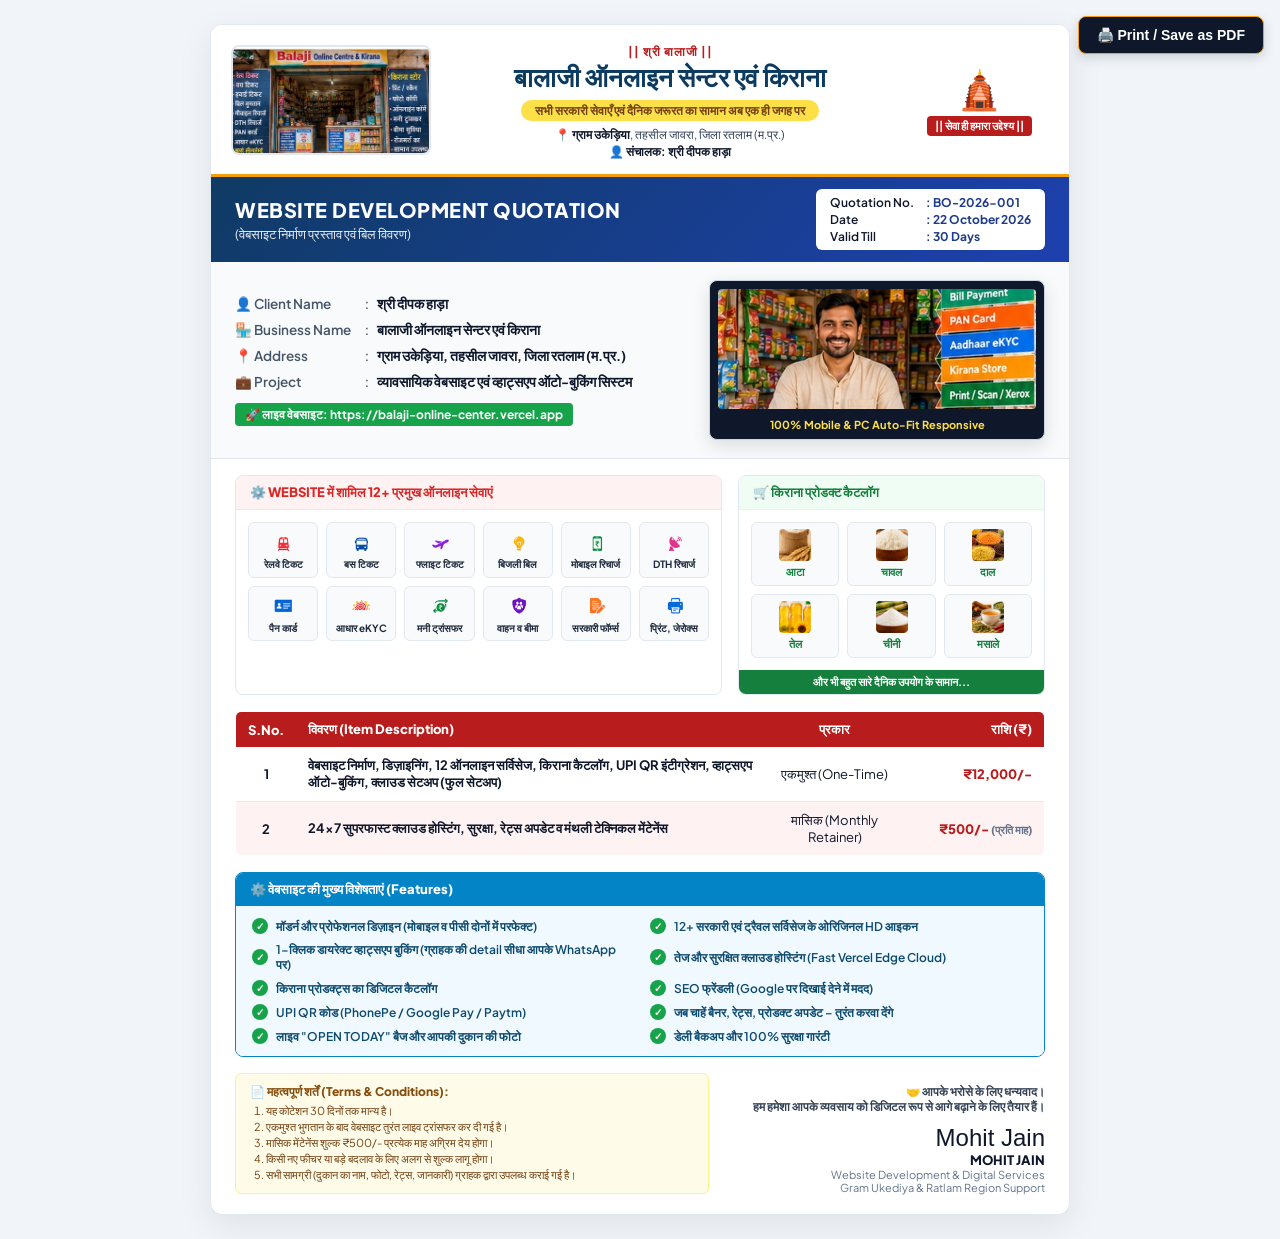
<file: quotation.html>
<!DOCTYPE html>
<html lang="hi">
<head>
  <meta charset="UTF-8">
  <meta name="viewport" content="width=device-width, initial-scale=1.0">
  <title>Website Development Quotation - Balaji Online Centre & Kirana</title>
  <link rel="preconnect" href="https://fonts.googleapis.com">
  <link rel="preconnect" href="https://fonts.gstatic.com" crossorigin>
  <link href="https://fonts.googleapis.com/css2?family=Plus+Jakarta+Sans:wght@400;600;700;800&family=Tiro+Devanagari+Hindi:ital@0;1&display=swap" rel="stylesheet">
  <style>
    *, *::before, *::after {
      box-sizing: border-box;
      margin: 0;
      padding: 0;
    }
    body {
      background: #f1f5f9;
      font-family: 'Plus Jakarta Sans', sans-serif;
      color: #0f172a;
      padding: 24px 12px;
      display: flex;
      justify-content: center;
    }
    .print-btn-bar {
      position: fixed;
      top: 16px;
      right: 16px;
      z-index: 100;
      display: flex;
      gap: 10px;
    }
    .btn-action {
      background: #0f172a;
      color: #ffffff;
      border: 1.5px solid #f59e0b;
      padding: 10px 18px;
      border-radius: 8px;
      font-size: 14px;
      font-weight: 700;
      cursor: pointer;
      box-shadow: 0 4px 12px rgba(0,0,0,0.15);
      transition: all 0.2s;
    }
    .btn-action:hover {
      background: #1e293b;
      transform: translateY(-2px);
    }
    .quotation-sheet {
      width: 100%;
      max-width: 860px;
      background: #ffffff;
      border-radius: 12px;
      box-shadow: 0 10px 35px rgba(0,0,0,0.08);
      overflow: hidden;
      border: 1px solid #e2e8f0;
    }
    /* Top Header */
    .header-band {
      display: grid;
      grid-template-columns: 200px 1fr 140px;
      align-items: center;
      padding: 14px 20px;
      background: #ffffff;
      border-bottom: 3px solid #f59e0b;
      gap: 16px;
    }
    .header-shop-img {
      width: 100%;
      height: 110px;
      object-fit: cover;
      border-radius: 8px;
      border: 2px solid #e2e8f0;
    }
    .header-center-info {
      text-align: center;
    }
    .om-shree {
      font-size: 12px;
      font-weight: 700;
      color: #b91c1c;
      letter-spacing: 1px;
    }
    .header-brand-title {
      font-size: 26px;
      font-weight: 800;
      color: #0b3b60;
      line-height: 1.15;
      margin: 2px 0 6px;
    }
    .yellow-pill-tag {
      display: inline-block;
      background: #fde047;
      color: #713f12;
      font-size: 12px;
      font-weight: 700;
      padding: 3px 14px;
      border-radius: 20px;
      margin-bottom: 6px;
    }
    .header-sub-meta {
      font-size: 12px;
      color: #334155;
      line-height: 1.4;
    }
    .header-sub-meta strong {
      color: #0f172a;
    }
    .header-god-col {
      display: flex;
      flex-direction: column;
      align-items: center;
      text-align: center;
    }
    .god-badge-pill {
      font-size: 11px;
      background: #b91c1c;
      color: #ffffff;
      padding: 3px 8px;
      border-radius: 4px;
      font-weight: 700;
      margin-top: 4px;
      white-space: nowrap;
    }
    /* Title Bar */
    .title-banner {
      background: linear-gradient(135deg, #0f3b64, #1e40af);
      color: #ffffff;
      display: flex;
      justify-content: space-between;
      align-items: center;
      padding: 12px 24px;
      flex-wrap: wrap;
      gap: 10px;
    }
    .title-left h1 {
      font-size: 20px;
      font-weight: 800;
      letter-spacing: 0.5px;
    }
    .title-left span {
      font-size: 13px;
      opacity: 0.9;
    }
    .meta-box-white {
      background: #ffffff;
      color: #0f172a;
      border-radius: 6px;
      padding: 6px 14px;
      font-size: 12px;
      display: grid;
      grid-template-columns: auto auto;
      column-gap: 12px;
      row-gap: 2px;
      font-weight: 600;
    }
    .meta-box-white span.val {
      color: #1e3a8a;
      font-weight: 700;
    }
    /* Client Info & Mockup Row */
    .client-mockup-row {
      display: grid;
      grid-template-columns: 1.15fr 0.85fr;
      padding: 18px 24px;
      gap: 20px;
      background: #f8fafc;
      border-bottom: 1px solid #e2e8f0;
      align-items: center;
    }
    .client-details-list {
      display: flex;
      flex-direction: column;
      gap: 8px;
      font-size: 13.5px;
    }
    .client-row {
      display: grid;
      grid-template-columns: 130px 12px 1fr;
      align-items: center;
    }
    .client-row .label {
      color: #475569;
      font-weight: 600;
    }
    .client-row .value {
      font-weight: 700;
      color: #0f172a;
    }
    .live-badge-link {
      display: inline-flex;
      align-items: center;
      gap: 6px;
      background: #16a34a;
      color: #ffffff;
      padding: 4px 10px;
      border-radius: 4px;
      font-size: 12px;
      font-weight: 700;
      text-decoration: none;
      margin-top: 4px;
    }
    .mockup-display {
      background: #0f172a;
      border-radius: 8px;
      padding: 8px;
      box-shadow: 0 6px 18px rgba(0,0,0,0.12);
      border: 1px solid #cbd5e1;
      text-align: center;
    }
    .mockup-screen-img {
      width: 100%;
      height: 120px;
      object-fit: cover;
      border-radius: 4px;
    }
    .mockup-subtext {
      font-size: 11px;
      color: #fde047;
      font-weight: 700;
      margin-top: 5px;
    }
    /* Two Column Showcase (Services + Kirana) */
    .showcase-grid {
      display: grid;
      grid-template-columns: 1.35fr 0.85fr;
      padding: 16px 24px;
      gap: 16px;
      background: #ffffff;
    }
    .block-box {
      border: 1.5px solid #e2e8f0;
      border-radius: 8px;
      overflow: hidden;
    }
    .block-header {
      padding: 8px 14px;
      font-size: 13px;
      font-weight: 800;
      display: flex;
      align-items: center;
      gap: 8px;
    }
    .services-header {
      background: #fef2f2;
      color: #dc2626;
      border-bottom: 1.5px solid #fee2e2;
    }
    .kirana-header {
      background: #f0fdf4;
      color: #15803d;
      border-bottom: 1.5px solid #dcfce7;
    }
    .services-mini-grid {
      display: grid;
      grid-template-columns: repeat(6, 1fr);
      gap: 8px;
      padding: 12px;
    }
    .mini-service-item {
      display: flex;
      flex-direction: column;
      align-items: center;
      text-align: center;
      background: #f8fafc;
      border: 1px solid #e2e8f0;
      border-radius: 6px;
      padding: 6px 4px;
    }
    .mini-service-item img {
      width: 26px;
      height: 26px;
      object-fit: contain;
      margin-bottom: 4px;
    }
    .mini-service-item span {
      font-size: 10px;
      font-weight: 700;
      color: #1e293b;
      line-height: 1.15;
    }
    .kirana-mini-grid {
      display: grid;
      grid-template-columns: repeat(3, 1fr);
      gap: 8px;
      padding: 12px;
    }
    .mini-kirana-item {
      display: flex;
      flex-direction: column;
      align-items: center;
      text-align: center;
      background: #f8fafc;
      border: 1px solid #e2e8f0;
      border-radius: 6px;
      padding: 6px 4px;
    }
    .mini-kirana-item img {
      width: 32px;
      height: 32px;
      object-fit: cover;
      border-radius: 4px;
      margin-bottom: 4px;
    }
    .mini-kirana-item span {
      font-size: 10.5px;
      font-weight: 700;
      color: #15803d;
    }
    .kirana-footer-strip {
      background: #15803d;
      color: #ffffff;
      text-align: center;
      font-size: 11px;
      font-weight: 700;
      padding: 5px;
    }
    /* Pricing Table */
    .table-container {
      padding: 0 24px 16px;
    }
    .pricing-table {
      width: 100%;
      border-collapse: collapse;
      border: 1.5px solid #dc2626;
      border-radius: 6px;
      overflow: hidden;
    }
    .pricing-table th {
      background: #b91c1c;
      color: #ffffff;
      font-size: 13px;
      font-weight: 800;
      padding: 9px 12px;
      text-align: left;
    }
    .pricing-table th.center, .pricing-table td.center {
      text-align: center;
    }
    .pricing-table th.right, .pricing-table td.right {
      text-align: right;
    }
    .pricing-table td {
      padding: 10px 12px;
      font-size: 13px;
      border-bottom: 1px solid #fee2e2;
    }
    .pricing-table tr:nth-child(even) {
      background: #fef2f2;
    }
    .price-big {
      font-size: 16px;
      font-weight: 800;
      color: #b91c1c;
    }
    /* Features Checkboxes */
    .features-band {
      margin: 0 24px 16px;
      border: 1.5px solid #0284c7;
      border-radius: 8px;
      overflow: hidden;
    }
    .features-header {
      background: #0284c7;
      color: #ffffff;
      padding: 8px 14px;
      font-size: 13px;
      font-weight: 800;
    }
    .features-columns {
      display: grid;
      grid-template-columns: 1fr 1fr;
      padding: 12px 16px;
      gap: 8px 20px;
      background: #f0f9ff;
    }
    .feature-point {
      display: flex;
      align-items: center;
      gap: 8px;
      font-size: 12px;
      font-weight: 600;
      color: #0c4a6e;
    }
    .feature-point .check-icon {
      width: 16px;
      height: 16px;
      background: #16a34a;
      color: #ffffff;
      border-radius: 50%;
      display: flex;
      align-items: center;
      justify-content: center;
      font-size: 10px;
      flex-shrink: 0;
    }
    /* Terms & Signature */
    .footer-terms-row {
      display: grid;
      grid-template-columns: 1.2fr 0.8fr;
      padding: 0 24px 20px;
      gap: 20px;
      align-items: flex-end;
    }
    .terms-card {
      background: #fefce8;
      border: 1px solid #fef08a;
      border-radius: 6px;
      padding: 10px 14px;
    }
    .terms-title {
      font-size: 12px;
      font-weight: 800;
      color: #854d0e;
      margin-bottom: 4px;
    }
    .terms-card ol {
      padding-left: 16px;
      font-size: 11px;
      color: #713f12;
      line-height: 1.45;
    }
    .signature-card {
      text-align: right;
      display: flex;
      flex-direction: column;
      align-items: flex-end;
    }
    .trust-msg {
      font-size: 11.5px;
      color: #334155;
      font-weight: 600;
      margin-bottom: 12px;
    }
    .sig-img {
      font-family: 'Brush Script MT', cursive, sans-serif;
      font-size: 24px;
      color: #0f172a;
      line-height: 1;
      margin-bottom: 2px;
    }
    .sig-name {
      font-size: 13px;
      font-weight: 800;
      color: #0f172a;
    }
    .sig-sub {
      font-size: 11px;
      color: #64748b;
    }
    @media print {
      body {
        background: #ffffff;
        padding: 0;
      }
      .print-btn-bar {
        display: none !important;
      }
      .quotation-sheet {
        border: none;
        box-shadow: none;
        max-width: 100%;
      }
    }
  </style>
</head>
<body>

  <div class="print-btn-bar">
    <button class="btn-action" onclick="window.print()">🖨️ Print / Save as PDF</button>
  </div>

  <div class="quotation-sheet">
    
    <!-- Header Band with Real Photos & Slogan -->
    <div class="header-band">
      <img src="assets/shop_front_clean.jpg" alt="Shop Front" class="header-shop-img">
      <div class="header-center-info">
        <span class="om-shree">|| श्री बालाजी ||</span>
        <h2 class="header-brand-title">बालाजी ऑनलाइन सेन्टर एवं किराना</h2>
        <div class="yellow-pill-tag">सभी सरकारी सेवाएँ एवं दैनिक जरूरत का सामान अब एक ही जगह पर</div>
        <div class="header-sub-meta">
          📍 <strong>ग्राम उकेड़िया</strong>, तहसील जावरा, जिला रतलाम (म.प्र.)<br>
          👤 <strong>संचालक: श्री दीपक हाड़ा</strong>
        </div>
      </div>
      <div class="header-god-col">
        <span style="font-size: 38px;">🛕</span>
        <div class="god-badge-pill">|| सेवा ही हमारा उद्देश्य ||</div>
      </div>
    </div>

    <!-- Title Bar -->
    <div class="title-banner">
      <div class="title-left">
        <h1>WEBSITE DEVELOPMENT QUOTATION</h1>
        <span>(वेबसाइट निर्माण प्रस्ताव एवं बिल विवरण)</span>
      </div>
      <div class="meta-box-white">
        <span>Quotation No.</span><span class="val">: BO-2026-001</span>
        <span>Date</span><span class="val">: 22 October 2026</span>
        <span>Valid Till</span><span class="val">: 30 Days</span>
      </div>
    </div>

    <!-- Client Info & Live Mockup -->
    <div class="client-mockup-row">
      <div class="client-details-list">
        <div class="client-row">
          <span class="label">👤 Client Name</span><span>:</span>
          <span class="value">श्री दीपक हाड़ा</span>
        </div>
        <div class="client-row">
          <span class="label">🏪 Business Name</span><span>:</span>
          <span class="value">बालाजी ऑनलाइन सेन्टर एवं किराना</span>
        </div>
        <div class="client-row">
          <span class="label">📍 Address</span><span>:</span>
          <span class="value">ग्राम उकेड़िया, तहसील जावरा, जिला रतलाम (म.प्र.)</span>
        </div>
        <div class="client-row">
          <span class="label">💼 Project</span><span>:</span>
          <span class="value">व्यावसायिक वेबसाइट एवं व्हाट्सएप ऑटो-बुकिंग सिस्टम</span>
        </div>
        <div>
          <a href="https://balaji-online-center.vercel.app" target="_blank" class="live-badge-link">
            🚀 लाइव वेबसाइट: https://balaji-online-center.vercel.app
          </a>
        </div>
      </div>
      <div class="mockup-display">
        <img src="assets/hero_counter_clean.jpg" alt="Balaji Online Centre Mockup" class="mockup-screen-img">
        <div class="mockup-subtext">100% Mobile &amp; PC Auto-Fit Responsive</div>
      </div>
    </div>

    <!-- Services & Kirana Showcase -->
    <div class="showcase-grid">
      <!-- 12 Services -->
      <div class="block-box">
        <div class="block-header services-header">
          <span>⚙️ WEBSITE में शामिल 12+ प्रमुख ऑनलाइन सेवाएं</span>
        </div>
        <div class="services-mini-grid">
          <div class="mini-service-item">
            <img src="assets/icon_railway.png" alt="Railway">
            <span>रेलवे टिकट</span>
          </div>
          <div class="mini-service-item">
            <img src="assets/icon_bus.png" alt="Bus">
            <span>बस टिकट</span>
          </div>
          <div class="mini-service-item">
            <img src="assets/icon_flight.png" alt="Flight">
            <span>फ्लाइट टिकट</span>
          </div>
          <div class="mini-service-item">
            <img src="assets/icon_light_bill.png" alt="Light Bill">
            <span>बिजली बिल</span>
          </div>
          <div class="mini-service-item">
            <img src="assets/icon_mobile_recharge.png" alt="Recharge">
            <span>मोबाइल रिचार्ज</span>
          </div>
          <div class="mini-service-item">
            <img src="assets/icon_dth_recharge.png" alt="DTH">
            <span>DTH रिचार्ज</span>
          </div>
          <div class="mini-service-item">
            <img src="assets/icon_pan_card.png" alt="PAN Card">
            <span>पैन कार्ड</span>
          </div>
          <div class="mini-service-item">
            <img src="assets/icon_aadhaar.png" alt="Aadhaar">
            <span>आधार eKYC</span>
          </div>
          <div class="mini-service-item">
            <img src="assets/icon_money_transfer.png" alt="Money Transfer">
            <span>मनी ट्रांसफर</span>
          </div>
          <div class="mini-service-item">
            <img src="assets/icon_insurance.png" alt="Insurance">
            <span>वाहन व बीमा</span>
          </div>
          <div class="mini-service-item">
            <img src="assets/icon_online_forms.png" alt="Online Forms">
            <span>सरकारी फॉर्म्स</span>
          </div>
          <div class="mini-service-item">
            <img src="assets/icon_print_xerox.png" alt="Print">
            <span>प्रिंट, जेरोक्स</span>
          </div>
        </div>
      </div>

      <!-- Kirana Showcase -->
      <div class="block-box">
        <div class="block-header kirana-header">
          <span>🛒 किराना प्रोडक्ट कैटलॉग</span>
        </div>
        <div class="kirana-mini-grid">
          <div class="mini-kirana-item">
            <img src="assets/product_atta.jpg" alt="Atta">
            <span>आटा</span>
          </div>
          <div class="mini-kirana-item">
            <img src="assets/product_rice.jpg" alt="Rice">
            <span>चावल</span>
          </div>
          <div class="mini-kirana-item">
            <img src="assets/product_dal.jpg" alt="Dal">
            <span>दाल</span>
          </div>
          <div class="mini-kirana-item">
            <img src="assets/product_oil.jpg" alt="Oil">
            <span>तेल</span>
          </div>
          <div class="mini-kirana-item">
            <img src="assets/product_sugar.jpg" alt="Sugar">
            <span>चीनी</span>
          </div>
          <div class="mini-kirana-item">
            <img src="assets/product_tea_spices.jpg" alt="Spices">
            <span>मसाले</span>
          </div>
        </div>
        <div class="kirana-footer-strip">और भी बहुत सारे दैनिक उपयोग के सामान...</div>
      </div>
    </div>

    <!-- Pricing Table -->
    <div class="table-container">
      <table class="pricing-table">
        <thead>
          <tr>
            <th style="width: 50px;" class="center">S.No.</th>
            <th>विवरण (Item Description)</th>
            <th class="center" style="width: 140px;">प्रकार</th>
            <th class="right" style="width: 140px;">राशि (₹)</th>
          </tr>
        </thead>
        <tbody>
          <tr>
            <td class="center"><strong>1</strong></td>
            <td>
              <strong>वेबसाइट निर्माण, डिज़ाइनिंग, 12 ऑनलाइन सर्विसेज, किराना कैटलॉग, UPI QR इंटीग्रेशन, व्हाट्सएप ऑटो-बुकिंग, क्लाउड सेटअप (फुल सेटअप)</strong>
            </td>
            <td class="center">एकमुश्त (One-Time)</td>
            <td class="right price-big">₹12,000/-</td>
          </tr>
          <tr>
            <td class="center"><strong>2</strong></td>
            <td>
              <strong>24×7 सुपरफास्ट क्लाउड होस्टिंग, सुरक्षा, रेट्स अपडेट व मंथली टेक्निकल मेंटेनेंस</strong>
            </td>
            <td class="center">मासिक (Monthly Retainer)</td>
            <td class="right price-big">₹500/- <small style="font-size:11px;color:#64748b;">(प्रति माह)</small></td>
          </tr>
        </tbody>
      </table>
    </div>

    <!-- Features Checkboxes -->
    <div class="features-band">
      <div class="features-header">⚙️ वेबसाइट की मुख्य विशेषताएं (Features)</div>
      <div class="features-columns">
        <div class="feature-point">
          <span class="check-icon">✓</span>
          <span>मॉडर्न और प्रोफेशनल डिज़ाइन (मोबाइल व पीसी दोनों में परफेक्ट)</span>
        </div>
        <div class="feature-point">
          <span class="check-icon">✓</span>
          <span>12+ सरकारी एवं ट्रैवल सर्विसेज के ओरिजिनल HD आइकन</span>
        </div>
        <div class="feature-point">
          <span class="check-icon">✓</span>
          <span>1-क्लिक डायरेक्ट व्हाट्सएप बुकिंग (ग्राहक की detail सीधा आपके WhatsApp पर)</span>
        </div>
        <div class="feature-point">
          <span class="check-icon">✓</span>
          <span>तेज और सुरक्षित क्लाउड होस्टिंग (Fast Vercel Edge Cloud)</span>
        </div>
        <div class="feature-point">
          <span class="check-icon">✓</span>
          <span>किराना प्रोडक्ट्स का डिजिटल कैटलॉग</span>
        </div>
        <div class="feature-point">
          <span class="check-icon">✓</span>
          <span>SEO फ्रेंडली (Google पर दिखाई देने में मदद)</span>
        </div>
        <div class="feature-point">
          <span class="check-icon">✓</span>
          <span>UPI QR कोड (PhonePe / Google Pay / Paytm)</span>
        </div>
        <div class="feature-point">
          <span class="check-icon">✓</span>
          <span>जब चाहें बैनर, रेट्स, प्रोडक्ट अपडेट – तुरंत करवा देंगे</span>
        </div>
        <div class="feature-point">
          <span class="check-icon">✓</span>
          <span>लाइव "OPEN TODAY" बैज और आपकी दुकान की फोटो</span>
        </div>
        <div class="feature-point">
          <span class="check-icon">✓</span>
          <span>डेली बैकअप और 100% सुरक्षा गारंटी</span>
        </div>
      </div>
    </div>

    <!-- Terms & Signature -->
    <div class="footer-terms-row">
      <div class="terms-card">
        <div class="terms-title">📄 महत्वपूर्ण शर्तें (Terms &amp; Conditions):</div>
        <ol>
          <li>यह कोटेशन 30 दिनों तक मान्य है।</li>
          <li>एकमुश्त भुगतान के बाद वेबसाइट तुरंत लाइव ट्रांसफर कर दी गई है।</li>
          <li>मासिक मेंटेनेंस शुल्क ₹500/- प्रत्येक माह अग्रिम देय होगा।</li>
          <li>किसी नए फीचर या बड़े बदलाव के लिए अलग से शुल्क लागू होगा।</li>
          <li>सभी सामग्री (दुकान का नाम, फोटो, रेट्स, जानकारी) ग्राहक द्वारा उपलब्ध कराई गई है।</li>
        </ol>
      </div>

      <div class="signature-card">
        <div class="trust-msg">
          🤝 आपके भरोसे के लिए धन्यवाद।<br>
          हम हमेशा आपके व्यवसाय को डिजिटल रूप से आगे बढ़ाने के लिए तैयार हैं।
        </div>
        <div class="sig-img">Mohit Jain</div>
        <div class="sig-name">MOHIT JAIN</div>
        <div class="sig-sub">Website Development &amp; Digital Services</div>
        <div class="sig-sub">Gram Ukediya &amp; Ratlam Region Support</div>
      </div>
    </div>

  </div>

</body>
</html>
</file>
<file: style.css>
/* ==========================================================================
   Balaji Online Centre & Kirana - Elite Auto-Fit, Auto-Screen & Motion CSS
   Fully responsive across 320px mobile to 4K displays with zero horizontal scroll
   ========================================================================== */

/* Mandatory Responsive Base Reset */
*, *::before, *::after {
  box-sizing: border-box;
  margin: 0;
  padding: 0;
}

:root {
  /* Brand Primary Colors */
  --color-primary-blue: #1a56db;
  --color-primary-dark-blue: #1e3a8a;
  --color-brand-red: #dc2626;
  --color-brand-orange: #ea580c;
  --color-brand-amber: #d97706;
  --color-brand-green: #16a34a;
  --color-brand-green-hover: #15803d;
  --color-whatsapp: #25d366;

  /* Neutral Surface & Dark Tones */
  --bg-page: #f8fafc;
  --bg-card: #ffffff;
  --bg-dark-footer: #0a192f;
  --bg-accent-light: #f1f5f9;
  --text-main: #0f172a;
  --text-muted: #475569;
  --text-light: #64748b;
  --border-subtle: #e2e8f0;
  --border-focus: #3b82f6;

  /* Elevation Shadows */
  --shadow-sm: 0 1px 3px rgba(0,0,0,0.06), 0 1px 2px rgba(0,0,0,0.04);
  --shadow-md: 0 4px 6px -1px rgba(0,0,0,0.08), 0 2px 4px -2px rgba(0,0,0,0.04);
  --shadow-lg: 0 10px 15px -3px rgba(0,0,0,0.09), 0 4px 6px -4px rgba(0,0,0,0.05);
  --shadow-xl: 0 20px 25px -5px rgba(0,0,0,0.1), 0 8px 10px -6px rgba(0,0,0,0.05);
  --shadow-glow: 0 0 20px rgba(37, 99, 235, 0.15);

  /* Physics Transitions */
  --transition-spring: all 0.25s cubic-bezier(0.16, 1, 0.3, 1);
  --radius-sm: 8px;
  --radius-md: 12px;
  --radius-lg: 18px;
  --radius-xl: 24px;
}

html, body {
  max-width: 100%;
  overflow-x: clip;
  scroll-behavior: smooth;
  scroll-padding-top: 78px; /* Anchor link jumps land cleanly below navbar */
  text-rendering: optimizeLegibility;
  -webkit-font-smoothing: antialiased;
  background-color: var(--bg-page);
  color: var(--text-main);
  font-family: 'Plus Jakarta Sans', system-ui, -apple-system, sans-serif;
  line-height: 1.5;
  padding-top: 68px; /* Fixed navbar height offset */
}

/* Fluid Auto-Fit Container */
.container {
  width: 100%;
  max-width: min(100% - 1.5rem, 1240px);
  margin-inline: auto;
  padding-inline: clamp(0.75rem, 2.5vw, 1.5rem);
}

img, video, svg, canvas, iframe {
  max-width: 100%;
  height: auto;
  display: block;
}

a {
  text-decoration: none;
  color: inherit;
}

button {
  font-family: inherit;
  cursor: pointer;
  border: none;
  background: none;
}

/* ==========================================================================
   Top Bar
   ========================================================================== */
.top-bar {
  background: #0f172a;
  color: #f1f5f9;
  font-size: clamp(0.75rem, 0.4vw + 0.45rem, 0.85rem);
  padding-block: 0.45rem;
  border-bottom: 1px solid rgba(255,255,255,0.08);
}

.top-bar-content {
  display: flex;
  justify-content: space-between;
  align-items: center;
  flex-wrap: wrap;
  gap: 0.5rem;
}

.top-info-left {
  display: flex;
  align-items: center;
  gap: clamp(0.5rem, 1.5vw, 1.25rem);
  flex-wrap: wrap;
}

.info-pill {
  display: inline-flex;
  align-items: center;
  gap: 0.35rem;
  color: #cbd5e1;
}

.info-pill svg {
  color: #38bdf8;
  flex-shrink: 0;
}

.phone-link {
  display: inline-flex;
  align-items: center;
  gap: 0.35rem;
  color: #38bdf8;
  font-weight: 700;
  transition: var(--transition-spring);
}

.phone-link:hover {
  color: #ffffff;
  transform: scale(1.03);
}

@media (max-width: 640px) {
  .hide-on-mobile {
    display: none !important;
  }
}

/* ==========================================================================
   Main Navigation with Glowing Animated Golden Line (Fixed Solid at Top)
   ========================================================================== */
.main-nav {
  position: fixed;
  top: 0;
  left: 0;
  right: 0;
  width: 100%;
  z-index: 1000;
  background: rgba(255, 255, 255, 0.98);
  backdrop-filter: blur(16px);
  -webkit-backdrop-filter: blur(16px);
  border-bottom: 1px solid rgba(226, 232, 240, 0.8);
  box-shadow: 0 4px 20px rgba(0, 0, 0, 0.05);
  transform: translateZ(0); /* Hardware accelerated lock - no jitter */
}

/* Waving Glowing Golden Line at the bottom of Navbar */
.nav-golden-line {
  position: absolute;
  bottom: 0;
  left: 0;
  width: 100%;
  height: 3px;
  background: linear-gradient(
    90deg,
    #92400e 0%,
    #d97706 20%,
    #fbbf24 35%,
    #fffbeb 50%,
    #fbbf24 65%,
    #d97706 80%,
    #92400e 100%
  );
  background-size: 250% 100%;
  animation: goldenWaveFlow 3.2s linear infinite;
  box-shadow: 0 1px 8px rgba(245, 158, 11, 0.5);
  z-index: 10;
  pointer-events: none;
}

@keyframes goldenWaveFlow {
  0% {
    background-position: 0% 50%;
  }
  100% {
    background-position: 250% 50%;
  }
}

.nav-container {
  display: flex;
  align-items: center;
  justify-content: space-between;
  padding-block: clamp(0.55rem, 1vw, 0.8rem);
  width: 100%;
}

/* Brand Logo */
.brand-logo {
  display: flex;
  align-items: center;
  gap: 0.75rem;
}

.logo-icon-box {
  position: relative;
  width: 44px;
  height: 44px;
  background: linear-gradient(135deg, #ea580c, #dc2626);
  border-radius: var(--radius-md);
  display: flex;
  align-items: center;
  justify-content: center;
  color: #ffffff;
  box-shadow: 0 4px 10px rgba(220, 38, 38, 0.25);
  flex-shrink: 0;
}

.logo-badge-b {
  position: absolute;
  font-weight: 800;
  font-size: 1.15rem;
  color: #ffffff;
  text-shadow: 0 1px 2px rgba(0,0,0,0.3);
}

.logo-text-group {
  display: flex;
  flex-direction: column;
}

.brand-title {
  font-size: clamp(1.3rem, 2vw + 0.3rem, 1.7rem);
  font-weight: 800;
  color: #dc2626;
  letter-spacing: -0.02em;
  line-height: 1;
}

.brand-subtitle {
  font-size: clamp(0.72rem, 0.3vw + 0.45rem, 0.85rem);
  font-weight: 700;
  color: var(--color-primary-blue);
  letter-spacing: -0.01em;
}

/* Nav Links Desktop */
.nav-links {
  display: flex;
  align-items: center;
  gap: clamp(1rem, 2vw, 1.8rem);
}

.nav-link {
  font-weight: 600;
  font-size: 0.93rem;
  color: var(--text-muted);
  position: relative;
  padding-block: 0.35rem;
  transition: var(--transition-spring);
}

.nav-link:hover,
.nav-link.active {
  color: var(--color-primary-blue);
}

.nav-link.active::after {
  content: '';
  position: absolute;
  bottom: 0;
  left: 0;
  width: 100%;
  height: 2.5px;
  background: linear-gradient(90deg, #d97706, #fbbf24);
  border-radius: 2px;
}

/* Nav Actions */
.nav-actions {
  display: flex;
  align-items: center;
  gap: 0.75rem;
}

/* ==========================================================================
   Obsidian Black Buttons with White Text & Flowing Shimmer Light
   ========================================================================== */
.btn,
.btn-whatsapp-pill,
.btn-primary-blue,
.btn-outline-orange,
.btn-whatsapp-action,
.btn-product-action,
.btn-call-primary,
.btn-directions,
.btn-whatsapp-full,
.overlay-qr-btn {
  display: inline-flex;
  align-items: center;
  justify-content: center;
  gap: 0.5rem;
  font-weight: 700 !important;
  font-size: 0.92rem;
  padding: 0.6rem 1.25rem;
  border-radius: var(--radius-sm);
  background: linear-gradient(135deg, #18181b 0%, #09090b 60%, #000000 100%) !important;
  color: #ffffff !important;
  border: 1.5px solid rgba(245, 158, 11, 0.55) !important;
  box-shadow: 0 4px 14px rgba(0, 0, 0, 0.4), 0 0 2px rgba(251, 191, 36, 0.6) !important;
  position: relative !important;
  overflow: hidden !important;
  cursor: pointer;
  transition: transform 0.25s cubic-bezier(0.16, 1, 0.3, 1), box-shadow 0.25s cubic-bezier(0.16, 1, 0.3, 1), border-color 0.25s ease !important;
  text-shadow: 0 1px 3px rgba(0,0,0,0.5);
  z-index: 1;
}

.btn:hover,
.btn-whatsapp-pill:hover,
.btn-primary-blue:hover,
.btn-outline-orange:hover,
.btn-whatsapp-action:hover,
.btn-product-action:hover,
.btn-call-primary:hover,
.btn-directions:hover,
.btn-whatsapp-full:hover,
.overlay-qr-btn:hover {
  transform: translateY(-2px) scale(1.02) !important;
  background: linear-gradient(135deg, #27272a 0%, #18181b 60%, #09090b 100%) !important;
  border-color: #fbbf24 !important;
  box-shadow: 0 8px 24px rgba(0, 0, 0, 0.5), 0 0 16px rgba(245, 158, 11, 0.5) !important;
  color: #ffffff !important;
}

.btn:active,
.btn-product-action:active {
  transform: scale(0.97) !important;
}

/* Crisp Icons & Text inside buttons */
.btn svg,
.btn-product-action svg,
.btn-call-primary svg,
.btn-directions svg,
.overlay-qr-btn svg {
  color: #fef08a !important;
  stroke: #fef08a !important;
  fill: currentColor;
  position: relative;
  z-index: 3;
}

.btn span,
.btn-product-action span,
.btn-call-primary span,
.btn-directions span,
.overlay-qr-btn span {
  position: relative;
  z-index: 3;
  color: #ffffff !important;
}

@media (min-width: 769px) {
  /* Laharate Hui Light (Shimmer Light Wave) flowing through buttons only on Desktop */
  .btn::after,
  .btn-product-action::after,
  .btn-call-primary::after,
  .btn-directions::after,
  .btn-whatsapp-full::after,
  .overlay-qr-btn::after {
    content: '';
    position: absolute;
    top: -60%;
    left: -130%;
    width: 65%;
    height: 220%;
    background: linear-gradient(
      90deg,
      transparent 0%,
      rgba(255, 255, 255, 0.12) 20%,
      rgba(254, 240, 138, 0.8) 50%,
      rgba(255, 255, 255, 0.4) 70%,
      transparent 100%
    );
    transform: rotate(25deg);
    animation: lahraatiLight 2.8s cubic-bezier(0.4, 0, 0.2, 1) infinite;
    pointer-events: none;
    z-index: 2;
  }
}

@keyframes lahraatiLight {
  0% {
    left: -130%;
    opacity: 0;
  }
  15% {
    opacity: 1;
  }
  65% {
    left: 220%;
    opacity: 1;
  }
  100% {
    left: 220%;
    opacity: 0;
  }
}

/* Mobile Toggle */
.mobile-toggle {
  display: none;
  flex-direction: column;
  justify-content: space-around;
  width: 32px;
  height: 28px;
  padding: 2px;
  cursor: pointer;
}

.mobile-toggle span {
  width: 100%;
  height: 2.5px;
  background: var(--text-main);
  border-radius: 2px;
  transition: var(--transition-spring);
}

/* Mobile Drawer */
.mobile-drawer {
  position: fixed;
  top: 0;
  right: -100%;
  width: min(85vw, 340px);
  height: 100vh;
  background: #ffffff;
  z-index: 200;
  box-shadow: -10px 0 30px rgba(0,0,0,0.15);
  display: flex;
  flex-direction: column;
  padding: 1.5rem;
  transition: right 0.3s cubic-bezier(0.16, 1, 0.3, 1);
}

.mobile-drawer.open {
  right: 0;
}

.drawer-header {
  display: flex;
  align-items: center;
  justify-content: space-between;
  padding-bottom: 1.25rem;
  border-bottom: 1px solid var(--border-subtle);
}

.drawer-close {
  font-size: 2rem;
  color: var(--text-muted);
  line-height: 1;
}

.drawer-links {
  display: flex;
  flex-direction: column;
  gap: 0.75rem;
  padding-top: 1.5rem;
  flex: 1;
}

.drawer-link {
  font-size: 1.05rem;
  font-weight: 600;
  color: var(--text-main);
  padding: 0.6rem 0.5rem;
  border-radius: var(--radius-sm);
  transition: var(--transition-spring);
}

.drawer-link:hover, .drawer-link.active {
  background: #eff6ff;
  color: var(--color-primary-blue);
}

.drawer-footer {
  display: flex;
  flex-direction: column;
  gap: 0.75rem;
  padding-top: 1rem;
  border-top: 1px solid var(--border-subtle);
}

.btn-outline-call {
  background: #f1f5f9;
  color: var(--text-main);
  border: 1px solid var(--border-subtle);
}

.btn-whatsapp-full {
  background: #16a34a;
  color: #ffffff;
  width: 100%;
}

@media (max-width: 860px) {
  .nav-links {
    display: none;
  }
  .mobile-toggle {
    display: flex;
  }
}

/* ==========================================================================
   Hero Section
   ========================================================================== */
.hero-section {
  position: relative;
  background: linear-gradient(180deg, #ffffff 0%, #f0f7ff 60%, #e0f2fe 100%);
  padding-block: clamp(2rem, 5vw, 4rem);
  border-bottom: 1px solid #bae6fd;
}

.hero-container {
  display: grid;
  grid-template-columns: 1.15fr 0.85fr;
  align-items: center;
  gap: clamp(1.5rem, 4vw, 3rem);
}

.hero-text-col {
  display: flex;
  flex-direction: column;
  gap: clamp(0.75rem, 1.5vw, 1.25rem);
}

.owner-pill-badge {
  display: inline-flex;
  align-items: center;
  gap: 0.5rem;
  background: #fee2e2;
  color: #991b1b;
  border: 1px solid #fecaca;
  padding: 0.35rem 0.85rem;
  border-radius: 50px;
  font-size: clamp(0.78rem, 0.4vw + 0.45rem, 0.88rem);
  width: fit-content;
}

.badge-dot {
  width: 8px;
  height: 8px;
  border-radius: 50%;
  background: #dc2626;
  box-shadow: 0 0 8px #dc2626;
}

.hero-heading {
  font-size: clamp(1.85rem, 3.8vw + 0.6rem, 3.1rem);
  font-weight: 800;
  line-height: 1.18;
  color: #0f172a;
  letter-spacing: -0.025em;
}

.highlight-red {
  color: #dc2626;
}

.highlight-orange {
  color: #ea580c;
}

.highlight-green {
  color: #16a34a;
}

.hero-subtext {
  font-size: clamp(0.95rem, 0.7vw + 0.4rem, 1.12rem);
  color: #334155;
  line-height: 1.6;
  max-width: 620px;
}

.trust-pills-row {
  display: flex;
  flex-wrap: wrap;
  gap: 0.6rem;
  margin-top: 0.25rem;
}

.trust-tag {
  display: inline-flex;
  align-items: center;
  gap: 0.4rem;
  background: #ffffff;
  padding: 0.35rem 0.75rem;
  border-radius: 50px;
  font-size: 0.82rem;
  font-weight: 700;
  color: #1e293b;
  box-shadow: 0 1px 3px rgba(0,0,0,0.06);
  border: 1px solid var(--border-subtle);
}

.tag-icon {
  width: 20px;
  height: 20px;
  border-radius: 50%;
  display: flex;
  align-items: center;
  justify-content: center;
  font-size: 0.7rem;
  color: #ffffff;
}

.green-bg { background: #16a34a; }
.orange-bg { background: #ea580c; }
.blue-bg { background: #2563eb; }

.hero-cta-group {
  display: flex;
  flex-wrap: wrap;
  gap: 0.75rem;
  margin-top: 0.5rem;
}

/* Right Card: Virtual Shop Board & Operator representation */
.hero-visual-col {
  display: flex;
  justify-content: center;
}

.shop-hero-card {
  width: 100%;
  max-width: 480px;
  background: #ffffff;
  border-radius: var(--radius-lg);
  box-shadow: var(--shadow-xl);
  border: 2px solid #e0e7ff;
  overflow: hidden;
  position: relative;
  transition: var(--transition-spring);
}

.shop-hero-card:hover {
  transform: translateY(-4px);
  box-shadow: 0 25px 35px -5px rgba(37, 99, 235, 0.15);
}

.card-banner-top {
  background: linear-gradient(135deg, #0284c7, #1d4ed8);
  color: #ffffff;
  padding: 0.85rem 1.25rem;
  display: flex;
  align-items: center;
  justify-content: space-between;
}

.card-brand {
  display: flex;
  flex-direction: column;
}

.card-brand-title {
  font-weight: 800;
  font-size: 1.05rem;
  letter-spacing: -0.01em;
}

.card-owner {
  font-size: 0.8rem;
  opacity: 0.9;
}

.live-status-badge {
  background: #15803d;
  color: #ffffff;
  font-size: 0.72rem;
  font-weight: 700;
  padding: 0.25rem 0.6rem;
  border-radius: 50px;
  display: flex;
  align-items: center;
  gap: 0.35rem;
}

.pulse-dot {
  width: 7px;
  height: 7px;
  background: #4ade80;
  border-radius: 50%;
  animation: pulseAnim 1.6s infinite;
}

@keyframes pulseAnim {
  0% { transform: scale(0.9); opacity: 0.8; }
  50% { transform: scale(1.4); opacity: 1; }
  100% { transform: scale(0.9); opacity: 0.8; }
}

.hero-photo-wrapper {
  position: relative;
  width: 100%;
  overflow: hidden;
  background: #0f172a;
}

.hero-main-photo {
  width: 100%;
  height: auto;
  max-height: 420px;
  display: block;
  object-fit: cover;
  transition: transform 0.4s cubic-bezier(0.16, 1, 0.3, 1);
}

.photo-card-frame:hover .hero-main-photo {
  transform: scale(1.03);
}

.photo-overlay-badges {
  position: absolute;
  bottom: 0.85rem;
  left: 0.85rem;
  right: 0.85rem;
  display: flex;
  justify-content: center;
  align-items: center;
  z-index: 2;
}

.overlay-tag-slogan {
  background: rgba(15, 23, 42, 0.88);
  backdrop-filter: blur(8px);
  color: #fef08a;
  font-family: 'Tiro Devanagari Hindi', serif;
  font-size: clamp(0.78rem, 0.4vw + 0.45rem, 0.92rem);
  font-weight: 700;
  padding: 0.4rem 0.95rem;
  border-radius: 50px;
  border: 1px solid rgba(254, 240, 138, 0.35);
  box-shadow: 0 4px 10px rgba(0,0,0,0.3);
  text-align: center;
}

.overlay-qr-btn {
  background: #1d4ed8;
  color: #ffffff;
  padding: 0.35rem 0.75rem;
  border-radius: 50px;
  font-size: 0.76rem;
  font-weight: 700;
  display: inline-flex;
  align-items: center;
  gap: 0.35rem;
  box-shadow: 0 4px 12px rgba(29, 78, 216, 0.4);
  transition: var(--transition-spring);
  cursor: pointer;
}

.overlay-qr-btn:hover {
  background: #1e40af;
  transform: scale(1.05);
}

.card-footer-banner {
  background: #f1f5f9;
  border-top: 1px solid var(--border-subtle);
  padding: 0.6rem 1rem;
  text-align: center;
  font-size: 0.78rem;
  color: var(--text-muted);
  font-weight: 600;
}

@media (max-width: 900px) {
  .hero-container {
    grid-template-columns: 1fr;
    text-align: left;
  }
}

/* ==========================================================================
   Quick Filter & Live Search Section
   ========================================================================== */
.search-filter-section {
  padding-block: 1.25rem;
  background: #ffffff;
  border-bottom: 1px solid var(--border-subtle);
}

.search-box-wrap {
  display: flex;
  flex-direction: column;
  gap: 0.85rem;
}

.search-input-group {
  position: relative;
  width: 100%;
}

.search-icon {
  position: absolute;
  left: 1rem;
  top: 50%;
  transform: translateY(-50%);
  color: #94a3b8;
}

.search-input-group input {
  width: 100%;
  padding: 0.85rem 2.8rem 0.85rem 3rem;
  font-size: clamp(0.9rem, 0.4vw + 0.5rem, 1rem);
  border: 2px solid var(--border-subtle);
  border-radius: var(--radius-md);
  outline: none;
  background: var(--bg-page);
  transition: var(--transition-spring);
  font-family: inherit;
}

.search-input-group input:focus {
  border-color: var(--color-primary-blue);
  background: #ffffff;
  box-shadow: 0 0 0 4px rgba(37, 99, 235, 0.12);
}

.clear-search-btn {
  position: absolute;
  right: 0.85rem;
  top: 50%;
  transform: translateY(-50%);
  font-size: 1.4rem;
  color: #94a3b8;
  display: none;
  line-height: 1;
}

.clear-search-btn.visible {
  display: block;
}

.filter-pills {
  display: flex;
  align-items: center;
  gap: 0.5rem;
  overflow-x: auto;
  padding-bottom: 0.35rem;
  scrollbar-width: thin;
}

.pill-btn {
  white-space: nowrap;
  padding: 0.4rem 0.95rem;
  border-radius: 50px;
  font-size: 0.84rem;
  font-weight: 600;
  background: #f1f5f9;
  color: var(--text-muted);
  border: 1px solid transparent;
  transition: var(--transition-spring);
}

.pill-btn:hover {
  background: #e2e8f0;
  color: var(--text-main);
}

.pill-btn.active {
  background: linear-gradient(135deg, #18181b 0%, #000000 100%) !important;
  color: #ffffff !important;
  border: 1px solid #f59e0b !important;
  box-shadow: 0 4px 14px rgba(245, 158, 11, 0.35) !important;
}

/* ==========================================================================
   Section Headers
   ========================================================================== */
.section-title-wrap {
  margin-bottom: clamp(1.5rem, 3.5vw, 2.75rem);
}

.text-center {
  text-align: center;
}

.title-accent-badge {
  display: inline-flex;
  align-items: center;
  gap: 0.75rem;
  margin-bottom: 0.4rem;
}

.dash-line {
  display: inline-block;
  width: clamp(24px, 4vw, 48px);
  height: 3px;
  background: var(--color-brand-orange);
  border-radius: 2px;
}

.orange-line {
  background: #16a34a;
}

.section-main-title {
  font-size: clamp(1.6rem, 2.8vw + 0.4rem, 2.45rem);
  font-weight: 800;
  letter-spacing: -0.02em;
  color: #0f172a;
}

.section-subtitle {
  font-size: clamp(0.9rem, 0.6vw + 0.35rem, 1.05rem);
  color: var(--text-light);
  font-weight: 500;
}

/* ==========================================================================
   SECTION 1: OUR SERVICES (Chhote Chhote Auto-Fit Responsive Blocks)
   ========================================================================== */
.section-services {
  padding-block: clamp(2.5rem, 5vw, 4.5rem);
  background: #ffffff;
}

/* Auto-Fit Small Blocks Grid: 6 cols on PC, 4 on tablet, 2 or 3 on mobile */
.services-grid {
  display: grid;
  grid-template-columns: repeat(auto-fit, minmax(min(100%, 155px), 1fr));
  gap: clamp(0.75rem, 1.6vw, 1.25rem);
  width: 100%;
}

@media (min-width: 1024px) {
  .services-grid {
    grid-template-columns: repeat(6, 1fr);
  }
}

.service-card {
  background: #ffffff;
  border: 1.5px solid #e2e8f0;
  border-top: 3.5px solid #f59e0b !important;
  border-radius: var(--radius-md);
  padding: clamp(0.85rem, 1.5vw, 1.25rem) clamp(0.6rem, 1vw, 0.85rem);
  display: flex;
  flex-direction: column;
  align-items: center;
  text-align: center;
  cursor: pointer;
  position: relative !important;
  overflow: hidden !important;
  transition: var(--transition-spring);
  box-shadow: 0 4px 12px rgba(0,0,0,0.04), 0 0 1px rgba(245, 158, 11, 0.3);
}

.service-card:hover {
  transform: translateY(-4px) scale(1.02);
  border-color: #f59e0b;
  box-shadow: 0 12px 24px -3px rgba(245, 158, 11, 0.22);
}

.service-card:active {
  transform: scale(0.97);
}

/* Laharate Hui Light Chalti Hui on Cards (Wave Light on All Blocks) */
.service-card::before,
.product-card::before,
.feature-box::before,
.real-shop-photo-card::before,
.shop-hero-card::before {
  content: '';
  position: absolute;
  top: -60%;
  left: -150%;
  width: 75%;
  height: 220%;
  background: linear-gradient(
    90deg,
    transparent 0%,
    rgba(255, 255, 255, 0.05) 20%,
    rgba(251, 191, 36, 0.35) 50%,
    rgba(255, 255, 255, 0.18) 75%,
    transparent 100%
  );
  transform: rotate(25deg);
  animation: cardWaveLight 4.2s ease-in-out infinite;
  pointer-events: none;
  z-index: 5;
  will-change: transform, opacity;
}

/* On mobile, keep animation subtle and non-blocking for performance */
@media (max-width: 768px) {
  .service-card::before,
  .product-card::before,
  .feature-box::before,
  .real-shop-photo-card::before,
  .shop-hero-card::before {
    display: none !important; /* Prevents mobile browser repaint and reload loops */
  }
}

/* Staggered Light Waves across Blocks */
.service-card:nth-child(1)::before { animation-delay: 0.2s; }
.service-card:nth-child(2)::before { animation-delay: 0.6s; }
.service-card:nth-child(3)::before { animation-delay: 1.0s; }
.service-card:nth-child(4)::before { animation-delay: 1.4s; }
.service-card:nth-child(5)::before { animation-delay: 1.8s; }
.service-card:nth-child(6)::before { animation-delay: 2.2s; }
.service-card:nth-child(7)::before { animation-delay: 0.4s; }
.service-card:nth-child(8)::before { animation-delay: 0.8s; }
.service-card:nth-child(9)::before { animation-delay: 1.2s; }
.service-card:nth-child(10)::before { animation-delay: 1.6s; }
.service-card:nth-child(11)::before { animation-delay: 2.0s; }
.service-card:nth-child(12)::before { animation-delay: 2.4s; }

.product-card:nth-child(1)::before { animation-delay: 0.3s; }
.product-card:nth-child(2)::before { animation-delay: 0.8s; }
.product-card:nth-child(3)::before { animation-delay: 1.3s; }
.product-card:nth-child(4)::before { animation-delay: 1.8s; }
.product-card:nth-child(5)::before { animation-delay: 2.3s; }
.product-card:nth-child(6)::before { animation-delay: 2.8s; }

.feature-box:nth-child(1)::before { animation-delay: 0.5s; }
.feature-box:nth-child(2)::before { animation-delay: 1.1s; }
.feature-box:nth-child(3)::before { animation-delay: 1.7s; }
.feature-box:nth-child(4)::before { animation-delay: 2.3s; }

@keyframes cardWaveLight {
  0% {
    left: -150%;
    opacity: 0;
  }
  20% {
    opacity: 0.95;
  }
  60% {
    left: 230%;
    opacity: 0.95;
  }
  100% {
    left: 230%;
    opacity: 0;
  }
}

/* Service Card Icon Wrapper & Official Logo Images */
.service-icon-wrap {
  width: 58px;
  height: 58px;
  border-radius: 50%;
  display: flex;
  align-items: center;
  justify-content: center;
  margin-bottom: 0.65rem;
  transition: var(--transition-spring);
  box-shadow: 0 4px 10px rgba(0, 0, 0, 0.06);
  border: 1.5px solid rgba(245, 158, 11, 0.25);
  background: #ffffff;
  flex-shrink: 0;
}

.service-card:hover .service-icon-wrap {
  transform: scale(1.12);
  border-color: #f59e0b;
  box-shadow: 0 0 16px rgba(245, 158, 11, 0.45);
}

.service-logo-img {
  width: 38px;
  height: 38px;
  object-fit: contain;
  display: block;
  filter: drop-shadow(0 2px 4px rgba(0,0,0,0.12));
  transition: var(--transition-spring);
}

.service-card:hover .service-logo-img {
  transform: scale(1.08);
}

/* Category Backgrounds for Service Icons */
.icon-bg-red { background: linear-gradient(135deg, #fee2e2, #fecaca); border-color: rgba(220, 38, 38, 0.3); }
.icon-bg-blue { background: linear-gradient(135deg, #dbeafe, #bfdbfe); border-color: rgba(37, 99, 235, 0.3); }
.icon-bg-purple { background: linear-gradient(135deg, #f3e8ff, #e9d5ff); border-color: rgba(147, 51, 234, 0.3); }
.icon-bg-yellow { background: linear-gradient(135deg, #fef3c7, #fde68a); border-color: rgba(217, 119, 6, 0.3); }
.icon-bg-green { background: linear-gradient(135deg, #dcfce7, #bbf7d0); border-color: rgba(22, 163, 74, 0.3); }
.icon-bg-pink { background: linear-gradient(135deg, #fce7f3, #fbcfe8); border-color: rgba(219, 39, 119, 0.3); }
.icon-bg-orange { background: linear-gradient(135deg, #ffedd5, #fed7aa); border-color: rgba(234, 88, 12, 0.3); }

/* Legacy compatibility */
.card-icon-circle {
  width: 52px;
  height: 52px;
  border-radius: 50%;
  display: flex;
  align-items: center;
  justify-content: center;
  margin-bottom: 0.65rem;
  transition: var(--transition-spring);
}

.service-card .card-title {
  font-size: clamp(0.88rem, 0.6vw + 0.4rem, 1rem);
  font-weight: 700;
  color: #0f172a;
  line-height: 1.25;
  margin-bottom: 0.45rem;
}

.service-badge {
  font-size: 0.72rem;
  font-weight: 600;
  color: var(--text-light);
  background: #f1f5f9;
  padding: 0.2rem 0.5rem;
  border-radius: 4px;
}

/* ==========================================================================
   SECTION 2: OUR KIRANA PRODUCTS (Responsive Product Grid)
   ========================================================================== */
.section-kirana {
  padding-block: clamp(2.5rem, 5vw, 4.5rem);
  background: #f8fafc;
  border-top: 1px solid var(--border-subtle);
}

.kirana-grid {
  display: grid;
  grid-template-columns: repeat(auto-fit, minmax(min(100%, 250px), 1fr));
  gap: clamp(1rem, 2vw, 1.5rem);
}

@media (min-width: 1024px) {
  .kirana-grid {
    grid-template-columns: repeat(6, 1fr);
  }
}

@media (min-width: 680px) and (max-width: 1023px) {
  .kirana-grid {
    grid-template-columns: repeat(3, 1fr);
  }
}

.product-card {
  background: #ffffff;
  border: 1.5px solid #e2e8f0;
  border-top: 3.5px solid #f59e0b !important;
  border-radius: var(--radius-md);
  overflow: hidden !important;
  position: relative !important;
  display: flex;
  flex-direction: column;
  transition: var(--transition-spring);
  box-shadow: 0 4px 12px rgba(0,0,0,0.04), 0 0 1px rgba(245, 158, 11, 0.3);
}

.product-card:hover {
  transform: translateY(-4px);
  border-color: #f59e0b;
  box-shadow: 0 14px 28px -4px rgba(245, 158, 11, 0.22);
}

.product-image-wrap {
  width: 100%;
  height: 145px;
  position: relative;
  overflow: hidden;
  background: #f1f5f9;
}

.product-photo {
  width: 100%;
  height: 100%;
  object-fit: cover;
  display: block;
  transition: transform 0.35s cubic-bezier(0.16, 1, 0.3, 1);
}

.product-card:hover .product-photo {
  transform: scale(1.08);
}

.product-tag-pill {
  position: absolute;
  top: 0.5rem;
  right: 0.5rem;
  background: rgba(15, 23, 42, 0.8);
  backdrop-filter: blur(4px);
  color: #ffffff;
  font-size: 0.68rem;
  font-weight: 700;
  padding: 0.2rem 0.55rem;
  border-radius: 4px;
  box-shadow: 0 2px 5px rgba(0,0,0,0.25);
  z-index: 2;
}

.product-info {
  padding: 0.85rem;
  display: flex;
  flex-direction: column;
  flex: 1;
}

.product-name {
  font-size: 0.95rem;
  font-weight: 700;
  color: #0f172a;
  line-height: 1.3;
  margin-bottom: 0.35rem;
}

.product-desc {
  font-size: 0.76rem;
  color: var(--text-muted);
  line-height: 1.4;
  margin-bottom: 0.75rem;
  flex: 1;
}

.product-footer {
  display: flex;
  align-items: center;
  justify-content: space-between;
  gap: 0.4rem;
  padding-top: 0.5rem;
  border-top: 1px dashed var(--border-subtle);
}

.price-estimate {
  font-size: 0.75rem;
  font-weight: 700;
  color: #15803d;
}

.btn-product-action {
  background: #ea580c;
  color: #ffffff;
  padding: 0.35rem 0.65rem;
  border-radius: 6px;
  font-size: 0.75rem;
  font-weight: 700;
  transition: var(--transition-spring);
}

.btn-product-action:hover {
  background: #c2410c;
  transform: scale(1.04);
}

/* ==========================================================================
   Trust / Features 4 Horizontal Blocks
   ========================================================================== */
.trust-features-bar {
  background: #ffffff;
  border-top: 1px solid var(--border-subtle);
  border-bottom: 1px solid var(--border-subtle);
  padding-block: clamp(1.5rem, 3vw, 2.5rem);
}

.features-container {
  display: grid;
  grid-template-columns: repeat(auto-fit, minmax(min(100%, 220px), 1fr));
  gap: clamp(1rem, 2vw, 1.75rem);
}

.feature-box {
  display: flex;
  align-items: center;
  gap: 0.85rem;
  padding: 0.75rem;
  border-radius: var(--radius-md);
  background: #f8fafc;
  border: 1px solid var(--border-subtle);
  border-top: 3px solid #f59e0b !important;
  position: relative !important;
  overflow: hidden !important;
  transition: var(--transition-spring);
  box-shadow: 0 4px 12px rgba(0,0,0,0.04), 0 0 1px rgba(245, 158, 11, 0.3);
}

.feature-box:hover {
  background: #ffffff;
  box-shadow: 0 10px 20px -3px rgba(245, 158, 11, 0.18);
  border-color: #f59e0b;
  transform: translateY(-2px);
}

.f-icon {
  width: 44px;
  height: 44px;
  border-radius: 50%;
  display: flex;
  align-items: center;
  justify-content: center;
  flex-shrink: 0;
}

.green-icon { background: #dcfce7; color: #16a34a; }
.blue-icon { background: #dbeafe; color: #2563eb; }
.orange-icon { background: #ffedd5; color: #ea580c; }
.red-icon { background: #fee2e2; color: #dc2626; }
.purple-icon { background: #f3e8ff; color: #9333ea; }

.f-text h4 {
  font-size: 0.95rem;
  font-weight: 800;
  color: #0f172a;
  line-height: 1.2;
}

.f-text p {
  font-size: 0.78rem;
  color: var(--text-muted);
}

/* ==========================================================================
   SECTION 3: VISIT US & SHOP BOARD REPLICA
   ========================================================================== */
.section-visit-us {
  padding-block: clamp(2.5rem, 5vw, 4.5rem);
  background: #ffffff;
}

.visit-container {
  display: grid;
  grid-template-columns: 1fr 1fr;
  gap: clamp(1.5rem, 3.5vw, 3rem);
  align-items: stretch;
}

@media (max-width: 900px) {
  .visit-container {
    grid-template-columns: 1fr;
  }
}

/* Real Shop Front Photo Card */
.real-shop-photo-card {
  height: 100%;
  background: #ffffff;
  border-radius: var(--radius-lg);
  border: 2px solid #e2e8f0;
  box-shadow: var(--shadow-xl);
  overflow: hidden;
  display: flex;
  flex-direction: column;
  transition: var(--transition-spring);
}

.real-shop-photo-card:hover {
  transform: translateY(-4px);
  box-shadow: 0 25px 35px -5px rgba(15, 23, 42, 0.15);
  border-color: #3b82f6;
}

.shop-photo-header {
  background: linear-gradient(135deg, #1e3a8a, #0284c7);
  color: #ffffff;
  padding: 0.85rem 1.25rem;
  display: flex;
  justify-content: space-between;
  align-items: center;
}

.shop-photo-title {
  font-weight: 800;
  font-size: 0.95rem;
  letter-spacing: -0.01em;
}

.shop-status-pill {
  background: #15803d;
  color: #ffffff;
  font-size: 0.72rem;
  font-weight: 700;
  padding: 0.25rem 0.65rem;
  border-radius: 50px;
}

.shop-front-img-wrap {
  position: relative;
  overflow: hidden;
  background: #0f172a;
  flex: 1;
}

.shop-front-img {
  width: 100%;
  height: 100%;
  min-height: 260px;
  display: block;
  object-fit: cover;
  transition: transform 0.4s cubic-bezier(0.16, 1, 0.3, 1);
}

.real-shop-photo-card:hover .shop-front-img {
  transform: scale(1.03);
}

.shop-img-caption {
  position: absolute;
  bottom: 0.85rem;
  left: 0.85rem;
  background: rgba(15, 23, 42, 0.85);
  backdrop-filter: blur(8px);
  color: #ffffff;
  padding: 0.35rem 0.85rem;
  border-radius: 50px;
  font-size: 0.78rem;
  font-weight: 700;
  border: 1px solid rgba(255,255,255,0.25);
  box-shadow: 0 4px 10px rgba(0,0,0,0.3);
}

.shop-photo-footer {
  background: #f8fafc;
  padding: 0.75rem 1rem;
  border-top: 1px solid var(--border-subtle);
  text-align: center;
  font-size: 0.82rem;
  font-weight: 700;
  color: #1e3a8a;
}

/* Visit Info Card */
.visit-info-card {
  background: #ffffff;
  border: 1.5px solid var(--border-subtle);
  border-radius: var(--radius-lg);
  padding: clamp(1.25rem, 2.5vw, 2rem);
  box-shadow: var(--shadow-lg);
  display: flex;
  flex-direction: column;
  gap: 1.15rem;
}

.visit-title {
  font-size: clamp(1.6rem, 2.5vw + 0.3rem, 2.2rem);
  font-weight: 800;
  color: #0f172a;
  border-bottom: 2px solid #e2e8f0;
  padding-bottom: 0.5rem;
}

.info-item {
  display: flex;
  align-items: flex-start;
  gap: 0.95rem;
}

.item-icon-box {
  width: 42px;
  height: 42px;
  border-radius: 50%;
  display: flex;
  align-items: center;
  justify-content: center;
  flex-shrink: 0;
}

.item-details strong {
  display: block;
  font-size: 1rem;
  color: #0f172a;
}

.item-details p {
  font-size: 0.86rem;
  color: var(--text-muted);
}

.role-tag {
  display: inline-block;
  background: #dbeafe;
  color: #1d4ed8;
  font-size: 0.72rem;
  font-weight: 700;
  padding: 0.15rem 0.5rem;
  border-radius: 4px;
  margin-top: 0.2rem;
}

/* Hindi Highlight Banner from photograph */
.yellow-highlight-stamp {
  background: linear-gradient(135deg, #fef08a, #fde047);
  border: 2px dashed #ca8a04;
  border-radius: var(--radius-md);
  padding: 0.9rem 1.25rem;
  display: flex;
  align-items: center;
  justify-content: space-between;
  box-shadow: 0 4px 10px rgba(202, 138, 4, 0.15);
}

.stamp-text {
  display: flex;
  flex-direction: column;
}

.stamp-lead {
  font-family: 'Tiro Devanagari Hindi', serif;
  font-size: 1.15rem;
  font-weight: 700;
  color: #854d0e;
}

.stamp-brand {
  font-size: 1rem;
  font-weight: 800;
  color: #0f172a;
}

.stamp-kendra-icon {
  font-size: 2.25rem;
}

.visit-action-buttons {
  display: flex;
  flex-wrap: wrap;
  gap: 0.75rem;
  margin-top: 0.5rem;
}

.btn-call-primary {
  flex: 1;
  min-width: 160px;
}

.btn-directions {
  flex: 1;
  min-width: 160px;
}

/* ==========================================================================
   Site Footer
   ========================================================================== */
.site-footer {
  background: var(--bg-dark-footer);
  color: #cbd5e1;
  padding-top: clamp(2.5rem, 5vw, 4.5rem);
  border-top: 1px solid rgba(255,255,255,0.08);
}

.footer-container {
  display: grid;
  grid-template-columns: 1.4fr 1fr 1fr 1.2fr;
  gap: clamp(1.5rem, 3vw, 2.5rem);
  padding-bottom: 2.5rem;
}

@media (max-width: 860px) {
  .footer-container {
    grid-template-columns: 1fr 1fr;
  }
}

@media (max-width: 520px) {
  .footer-container {
    grid-template-columns: 1fr;
  }
}

.footer-brand {
  display: flex;
  align-items: center;
  gap: 0.75rem;
  margin-bottom: 0.75rem;
}

.footer-brand-title {
  display: flex;
  flex-direction: column;
}

.footer-brand-title span {
  font-size: 1.5rem;
  font-weight: 800;
  color: #ffffff;
  line-height: 1;
}

.footer-brand-title small {
  font-size: 0.8rem;
  color: #38bdf8;
  font-weight: 600;
}

.footer-tagline {
  font-size: 0.95rem;
  font-weight: 700;
  color: #f1f5f9;
  margin-bottom: 0.5rem;
}

.footer-mission-sub {
  font-size: 0.84rem;
  color: #94a3b8;
  line-height: 1.5;
}

.footer-heading {
  font-size: 1.05rem;
  font-weight: 700;
  color: #ffffff;
  margin-bottom: 1rem;
  position: relative;
  padding-bottom: 0.4rem;
}

.footer-heading::after {
  content: '';
  position: absolute;
  bottom: 0;
  left: 0;
  width: 28px;
  height: 2px;
  background: #ea580c;
}

.footer-links {
  list-style: none;
  display: flex;
  flex-direction: column;
  gap: 0.5rem;
}

.footer-links a {
  font-size: 0.88rem;
  color: #94a3b8;
  transition: var(--transition-spring);
}

.footer-links a:hover {
  color: #ffffff;
  transform: translateX(4px);
}

.social-icons-group {
  display: flex;
  gap: 0.75rem;
  margin-bottom: 1rem;
}

.social-btn {
  width: 42px;
  height: 42px;
  border-radius: 50%;
  display: flex;
  align-items: center;
  justify-content: center;
  color: #ffffff;
  transition: var(--transition-spring);
}

.s-wa { background: #16a34a; }
.s-wa:hover { background: #15803d; transform: scale(1.1); }
.s-fb { background: #1877f2; }
.s-fb:hover { background: #0c63d4; transform: scale(1.1); }
.s-yt { background: #dc2626; }
.s-yt:hover { background: #b91c1c; transform: scale(1.1); }

.community-tags {
  font-size: 0.8rem;
  color: #64748b;
  line-height: 1.4;
}

/* Creator Promotion Strip (Mohit P Jain) */
.creator-promo-strip {
  background: linear-gradient(135deg, #090d16, #111827);
  border-top: 2px solid rgba(245, 158, 11, 0.45);
  border-bottom: 1px solid rgba(255, 255, 255, 0.08);
  padding-block: clamp(1rem, 2vw, 1.35rem);
  position: relative;
  overflow: hidden;
}

.creator-promo-container {
  display: flex;
  align-items: center;
  justify-content: space-between;
  gap: 1.25rem;
  flex-wrap: wrap;
}

.creator-left {
  display: flex;
  flex-direction: column;
  gap: 0.35rem;
}

.creator-badge {
  display: inline-block;
  background: linear-gradient(135deg, #ea580c, #f59e0b);
  color: #ffffff;
  font-size: 0.72rem;
  font-weight: 800;
  padding: 0.2rem 0.65rem;
  border-radius: 50px;
  width: fit-content;
  letter-spacing: 0.03em;
  text-transform: uppercase;
  box-shadow: 0 2px 8px rgba(245, 158, 11, 0.3);
}

.creator-tagline {
  font-size: clamp(0.9rem, 0.5vw + 0.5rem, 1.05rem);
  color: #e2e8f0;
  font-weight: 500;
}

.creator-name {
  color: #fbbf24;
  font-weight: 800;
  letter-spacing: 0.02em;
  text-decoration: underline;
  text-underline-offset: 3px;
  transition: color 0.2s ease;
  cursor: pointer;
}

.creator-name:hover {
  color: #fde047;
}

.creator-phone {
  color: #38bdf8;
  font-weight: 700;
  text-decoration: none;
  transition: color 0.2s ease;
}

.creator-phone:hover {
  color: #7dd3fc;
  text-decoration: underline;
}

.creator-right {
  display: flex;
  align-items: center;
}

.btn-creator-action {
  display: inline-flex;
  align-items: center;
  gap: 0.65rem;
  background: linear-gradient(135deg, #16a34a, #15803d);
  color: #ffffff !important;
  font-size: clamp(0.85rem, 0.4vw + 0.45rem, 0.95rem);
  font-weight: 800;
  padding: 0.75rem 1.35rem;
  border-radius: 50px;
  text-decoration: none;
  box-shadow: 0 4px 14px rgba(22, 163, 74, 0.4);
  border: 1.5px solid rgba(255, 255, 255, 0.25);
  transition: transform 0.2s ease, box-shadow 0.2s ease;
}

.btn-creator-action:hover {
  transform: translateY(-2px) scale(1.02);
  background: linear-gradient(135deg, #15803d, #166534);
  box-shadow: 0 6px 20px rgba(22, 163, 74, 0.6);
  color: #ffffff !important;
}

.btn-creator-action:active {
  transform: scale(0.98);
}

@media (max-width: 768px) {
  .creator-promo-container {
    flex-direction: column;
    text-align: center;
    align-items: center;
    gap: 0.85rem;
  }
  .creator-left {
    align-items: center;
  }
  .btn-creator-action {
    width: 100%;
    justify-content: center;
    padding: 0.8rem 1rem;
    text-align: center;
  }
}

.footer-bottom-line {
  background: #020617;
  padding-block: 1rem;
  border-top: 1px solid rgba(255,255,255,0.05);
}

.footer-subtext-row {
  display: flex;
  justify-content: space-between;
  align-items: center;
  flex-wrap: wrap;
  gap: 0.5rem;
  font-size: 0.78rem;
  color: #64748b;
}

/* ==========================================================================
   Floating WhatsApp Button
   ========================================================================== */
.floating-whatsapp-btn {
  position: fixed;
  bottom: 1.5rem;
  right: 1.5rem;
  z-index: 99;
  width: 58px;
  height: 58px;
  background: #25d366;
  color: #ffffff;
  border-radius: 50%;
  display: flex;
  align-items: center;
  justify-content: center;
  box-shadow: 0 8px 24px rgba(37, 211, 102, 0.45);
  transition: transform 0.2s ease, box-shadow 0.2s ease;
}

@media (min-width: 769px) {
  .floating-whatsapp-btn {
    animation: floatBounce 2.4s infinite ease-in-out;
  }
}

@keyframes floatBounce {
  0%, 100% { transform: translateY(0); }
  50% { transform: translateY(-7px); }
}

.floating-whatsapp-btn:hover {
  transform: scale(1.08);
  box-shadow: 0 12px 30px rgba(37, 211, 102, 0.6);
}

.floating-tip {
  position: absolute;
  right: 68px;
  background: #0f172a;
  color: #ffffff;
  padding: 0.25rem 0.6rem;
  border-radius: 4px;
  font-size: 0.75rem;
  font-weight: 700;
  opacity: 0;
  pointer-events: none;
  transition: var(--transition-spring);
  white-space: nowrap;
}

.floating-whatsapp-btn:hover .floating-tip {
  opacity: 1;
  right: 74px;
}

/* ==========================================================================
   Modals & Popups
   ========================================================================== */
.modal-backdrop {
  position: fixed;
  inset: 0;
  background: rgba(15, 23, 42, 0.65);
  backdrop-filter: blur(4px);
  z-index: 1000;
  display: flex;
  align-items: center;
  justify-content: center;
  padding: 1rem;
  opacity: 0;
  pointer-events: none;
  transition: opacity 0.25s ease;
}

.modal-backdrop.active {
  opacity: 1;
  pointer-events: auto;
}

.modal-dialog {
  background: #ffffff;
  border-radius: var(--radius-lg);
  max-width: 500px;
  width: 100%;
  padding: clamp(1.25rem, 2.5vw, 1.75rem);
  box-shadow: var(--shadow-xl);
  position: relative;
  transform: translateY(20px) scale(0.96);
  transition: var(--transition-spring);
}

.modal-backdrop.active .modal-dialog {
  transform: translateY(0) scale(1);
}

.modal-close {
  position: absolute;
  top: 1rem;
  right: 1rem;
  font-size: 1.8rem;
  color: #94a3b8;
  line-height: 1;
  transition: var(--transition-spring);
}

.modal-close:hover {
  color: #dc2626;
  transform: rotate(90deg);
}

.modal-header {
  display: flex;
  align-items: center;
  gap: 0.85rem;
  margin-bottom: 1.25rem;
  padding-bottom: 0.85rem;
  border-bottom: 1px solid var(--border-subtle);
}

.modal-icon-badge {
  width: 48px;
  height: 48px;
  border-radius: 50%;
  background: #eff6ff;
  font-size: 1.5rem;
  display: flex;
  align-items: center;
  justify-content: center;
  flex-shrink: 0;
}

.modal-title {
  font-size: 1.25rem;
  font-weight: 800;
  color: #0f172a;
}

.modal-subtitle {
  font-size: 0.82rem;
  color: var(--text-muted);
}

.form-group {
  display: flex;
  flex-direction: column;
  gap: 0.35rem;
  margin-bottom: 0.85rem;
}

.form-group label {
  font-size: 0.85rem;
  font-weight: 700;
  color: #334155;
}

.form-group input,
.form-group textarea {
  width: 100%;
  padding: 0.65rem 0.85rem;
  border: 1.5px solid var(--border-subtle);
  border-radius: var(--radius-sm);
  font-size: 0.92rem;
  font-family: inherit;
  transition: var(--transition-spring);
}

.form-group input:focus,
.form-group textarea:focus {
  outline: none;
  border-color: var(--color-primary-blue);
  box-shadow: 0 0 0 3px rgba(37, 99, 235, 0.12);
}

.modal-action-buttons {
  display: flex;
  flex-direction: column;
  gap: 0.6rem;
  margin-top: 1rem;
}

/* Large QR Modal */
.large-qr-card {
  background: #f8fafc;
  border: 2px dashed #cbd5e1;
  border-radius: var(--radius-md);
  padding: 1.25rem;
  display: flex;
  flex-direction: column;
  align-items: center;
  gap: 0.75rem;
  margin-block: 1rem;
}

.qr-brand-tag {
  font-weight: 800;
  font-size: 0.95rem;
  color: #1d4ed8;
}

.qr-note {
  font-size: 0.78rem;
  color: var(--text-muted);
}

/* Toast Notification */
.toast-container {
  position: fixed;
  bottom: 1.5rem;
  left: 50%;
  transform: translateX(-50%);
  z-index: 2000;
  display: flex;
  flex-direction: column;
  gap: 0.5rem;
  pointer-events: none;
}

.toast {
  background: #0f172a;
  color: #ffffff;
  padding: 0.65rem 1.25rem;
  border-radius: 50px;
  font-size: 0.86rem;
  font-weight: 600;
  box-shadow: var(--shadow-lg);
  animation: toastFade 3s forwards ease-in-out;
}

@keyframes toastFade {
  0% { opacity: 0; transform: translateY(15px); }
  15% { opacity: 1; transform: translateY(0); }
  85% { opacity: 1; transform: translateY(0); }
  100% { opacity: 0; transform: translateY(-10px); }
}

/* ==========================================================================
   MOBILE & TABLET AUTO-FIT MASTERY (Zero Horizontal Scroll, Middle Centered)
   ========================================================================== */

/* Universal Responsive Base Guards */
html, body {
  max-width: 100vw;
  overflow-x: hidden;
}

.container {
  width: 100%;
  max-width: min(100% - 1.25rem, 1280px);
  margin-inline: auto;
  padding-inline: clamp(0.75rem, 3vw, 2rem);
}

/* On Screen <= 768px: Systematic Mobile Layout */
@media (max-width: 768px) {
  /* Hero Section: Centered, Compact, Attractive Above-The-Fold */
  .hero-section {
    padding-top: clamp(1rem, 2.5vw, 1.75rem);
    padding-bottom: clamp(1.25rem, 3vw, 2rem);
  }

  .hero-container {
    display: flex;
    flex-direction: column-reverse; /* Dukan ki photo wapas sabse upar dikhegi */
    align-items: center;
    text-align: center;
    gap: 1.25rem;
    width: 100%;
  }

  .hero-visual-col {
    width: 100%;
    max-width: 360px;
    margin: 0 auto;
    display: flex;
    justify-content: center;
  }

  .shop-hero-card {
    width: 100%;
    margin-inline: auto;
    border-radius: 16px;
    box-shadow: 0 8px 24px rgba(0, 0, 0, 0.1);
    overflow: hidden;
  }

  .hero-photo-wrapper {
    width: 100%;
    max-height: 250px; /* Perfectly auto-fits on all phone screens without overflowing */
  }

  .hero-main-photo {
    width: 100%;
    height: 230px;
    object-fit: cover;
    object-position: center top;
  }

  .hero-text-col {
    display: flex;
    flex-direction: column;
    align-items: center;
    text-align: center;
    width: 100%;
    gap: 0.75rem;
  }

  .owner-pill-badge {
    margin-inline: auto;
    font-size: 0.78rem;
    padding: 0.3rem 0.7rem;
  }

  .hero-heading {
    text-align: center;
    font-size: clamp(1.45rem, 5vw, 1.95rem);
    line-height: 1.22;
  }

  .hero-subtext {
    text-align: center;
    font-size: 0.92rem;
    margin-inline: auto;
  }

  .trust-pills-row {
    justify-content: center;
    width: 100%;
  }

  .hero-cta-group {
    display: grid;
    grid-template-columns: 1fr;
    width: 100%;
    max-width: 360px;
    margin-inline: auto;
    gap: 0.65rem;
  }

  .hero-cta-group .btn {
    width: 100%;
    justify-content: center;
    text-align: center;
    padding: 0.85rem 1rem;
    font-size: 0.95rem;
  }

  /* Services Grid Auto-Fit on Mobile: Symmetrical 2-Column Grid */
  .services-grid {
    display: grid !important;
    grid-template-columns: repeat(2, minmax(0, 1fr)) !important;
    gap: clamp(0.6rem, 2vw, 0.9rem) !important;
    width: 100% !important;
    justify-content: center !important;
  }

  .service-card {
    padding: 1rem 0.5rem !important;
    display: flex !important;
    flex-direction: column !important;
    align-items: center !important;
    justify-content: center !important;
    text-align: center !important;
    min-height: 145px;
    border-radius: 14px !important;
  }

  .service-icon-wrap {
    width: 52px !important;
    height: 52px !important;
    margin: 0 auto 0.55rem auto !important;
  }

  .service-logo-img {
    width: 34px !important;
    height: 34px !important;
  }

  .service-card .card-title {
    font-size: 0.85rem !important;
    line-height: 1.25 !important;
    margin-bottom: 0.35rem !important;
  }

  .service-badge {
    font-size: 0.68rem !important;
    padding: 0.15rem 0.4rem !important;
    white-space: normal !important;
    word-break: break-word !important;
  }

  /* Kirana Products Grid: Symmetrical 2-Column with Zero Overflow */
  .kirana-grid,
  .products-grid {
    display: grid !important;
    grid-template-columns: repeat(2, minmax(0, 1fr)) !important;
    gap: clamp(0.5rem, 2vw, 0.85rem) !important;
    width: 100% !important;
  }

  .product-card {
    border-radius: 12px !important;
    overflow: hidden !important;
    width: 100% !important;
    min-width: 0 !important;
    box-sizing: border-box !important;
  }

  .product-image-wrap,
  .product-img-box {
    height: 110px !important;
    width: 100% !important;
  }

  .product-tag-pill,
  .product-badge-sale {
    font-size: 0.62rem !important;
    padding: 0.15rem 0.4rem !important;
    top: 0.35rem !important;
    right: 0.35rem !important;
  }

  .product-info,
  .product-info-wrap {
    padding: 0.55rem 0.45rem !important;
    text-align: center !important;
    align-items: center !important;
    display: flex !important;
    flex-direction: column !important;
    width: 100% !important;
    min-width: 0 !important;
    box-sizing: border-box !important;
  }

  .product-name,
  .product-card .card-title {
    font-size: 0.82rem !important;
    line-height: 1.25 !important;
    margin-bottom: 0.25rem !important;
    word-break: break-word !important;
    overflow-wrap: break-word !important;
    width: 100% !important;
  }

  .product-desc {
    font-size: 0.68rem !important;
    line-height: 1.3 !important;
    margin-bottom: 0.45rem !important;
    color: var(--text-muted) !important;
    word-break: break-word !important;
    overflow-wrap: break-word !important;
    display: -webkit-box !important;
    -webkit-line-clamp: 2 !important;
    -webkit-box-orient: vertical !important;
    overflow: hidden !important;
    text-overflow: ellipsis !important;
    width: 100% !important;
  }

  .product-footer,
  .product-price-row {
    display: flex !important;
    flex-direction: column !important;
    align-items: center !important;
    gap: 0.35rem !important;
    width: 100% !important;
    padding-top: 0.35rem !important;
    border-top: 1px dashed var(--border-subtle) !important;
    margin-top: auto !important;
    box-sizing: border-box !important;
  }

  .price-estimate,
  .product-price {
    font-size: 0.84rem !important;
    font-weight: 800 !important;
  }

  .btn-product-action {
    width: 100% !important;
    padding: 0.42rem 0.35rem !important;
    font-size: 0.74rem !important;
    text-align: center !important;
    justify-content: center !important;
    border-radius: 6px !important;
    box-sizing: border-box !important;
    white-space: nowrap !important;
    overflow: hidden !important;
    text-overflow: ellipsis !important;
  }

  /* Visit Us & Buttons on Mobile */
  .visit-action-buttons {
    flex-direction: column !important;
    width: 100% !important;
    gap: 0.65rem !important;
  }

  .visit-action-buttons .btn,
  .btn-call-primary,
  .btn-directions {
    min-width: 0 !important;
    width: 100% !important;
    justify-content: center !important;
    text-align: center !important;
    box-sizing: border-box !important;
  }

  .visit-info-card,
  .real-shop-photo-card {
    padding: 1rem 0.85rem !important;
    width: 100% !important;
    min-width: 0 !important;
    box-sizing: border-box !important;
  }

  .btn-creator-action {
    max-width: 100% !important;
    white-space: normal !important;
    word-break: break-word !important;
    text-align: center !important;
    line-height: 1.35 !important;
    font-size: 0.85rem !important;
    padding: 0.75rem 0.85rem !important;
    border-radius: 30px !important;
    box-sizing: border-box !important;
  }

  /* Filter Pills on Mobile */
  .filter-pills {
    display: flex;
    overflow-x: auto;
    padding-bottom: 0.35rem;
    -webkit-overflow-scrolling: touch;
    scrollbar-width: none;
    justify-content: flex-start;
    width: 100%;
  }
  .filter-pills::-webkit-scrollbar {
    display: none;
  }
  .pill-btn {
    flex-shrink: 0;
    font-size: 0.78rem;
    padding: 0.4rem 0.75rem;
  }
}

/* On Very Small Mobile Phones <= 380px */
@media (max-width: 380px) {
  .hero-heading {
    font-size: 1.35rem !important;
  }

  .service-card {
    padding: 0.65rem 0.35rem !important;
    min-height: 130px;
  }

  .service-icon-wrap {
    width: 44px !important;
    height: 44px !important;
  }

  .service-logo-img {
    width: 28px !important;
    height: 28px !important;
  }

  .service-card .card-title {
    font-size: 0.76rem !important;
  }

  .product-image-wrap,
  .product-img-box {
    height: 95px !important;
  }

  .product-name,
  .product-card .card-title {
    font-size: 0.76rem !important;
  }

  .product-desc {
    font-size: 0.64rem !important;
  }

  .btn-product-action {
    font-size: 0.7rem !important;
    padding: 0.35rem 0.25rem !important;
  }

  .btn-creator-action {
    font-size: 0.78rem !important;
    padding: 0.65rem 0.65rem !important;
  }
}
</file>
